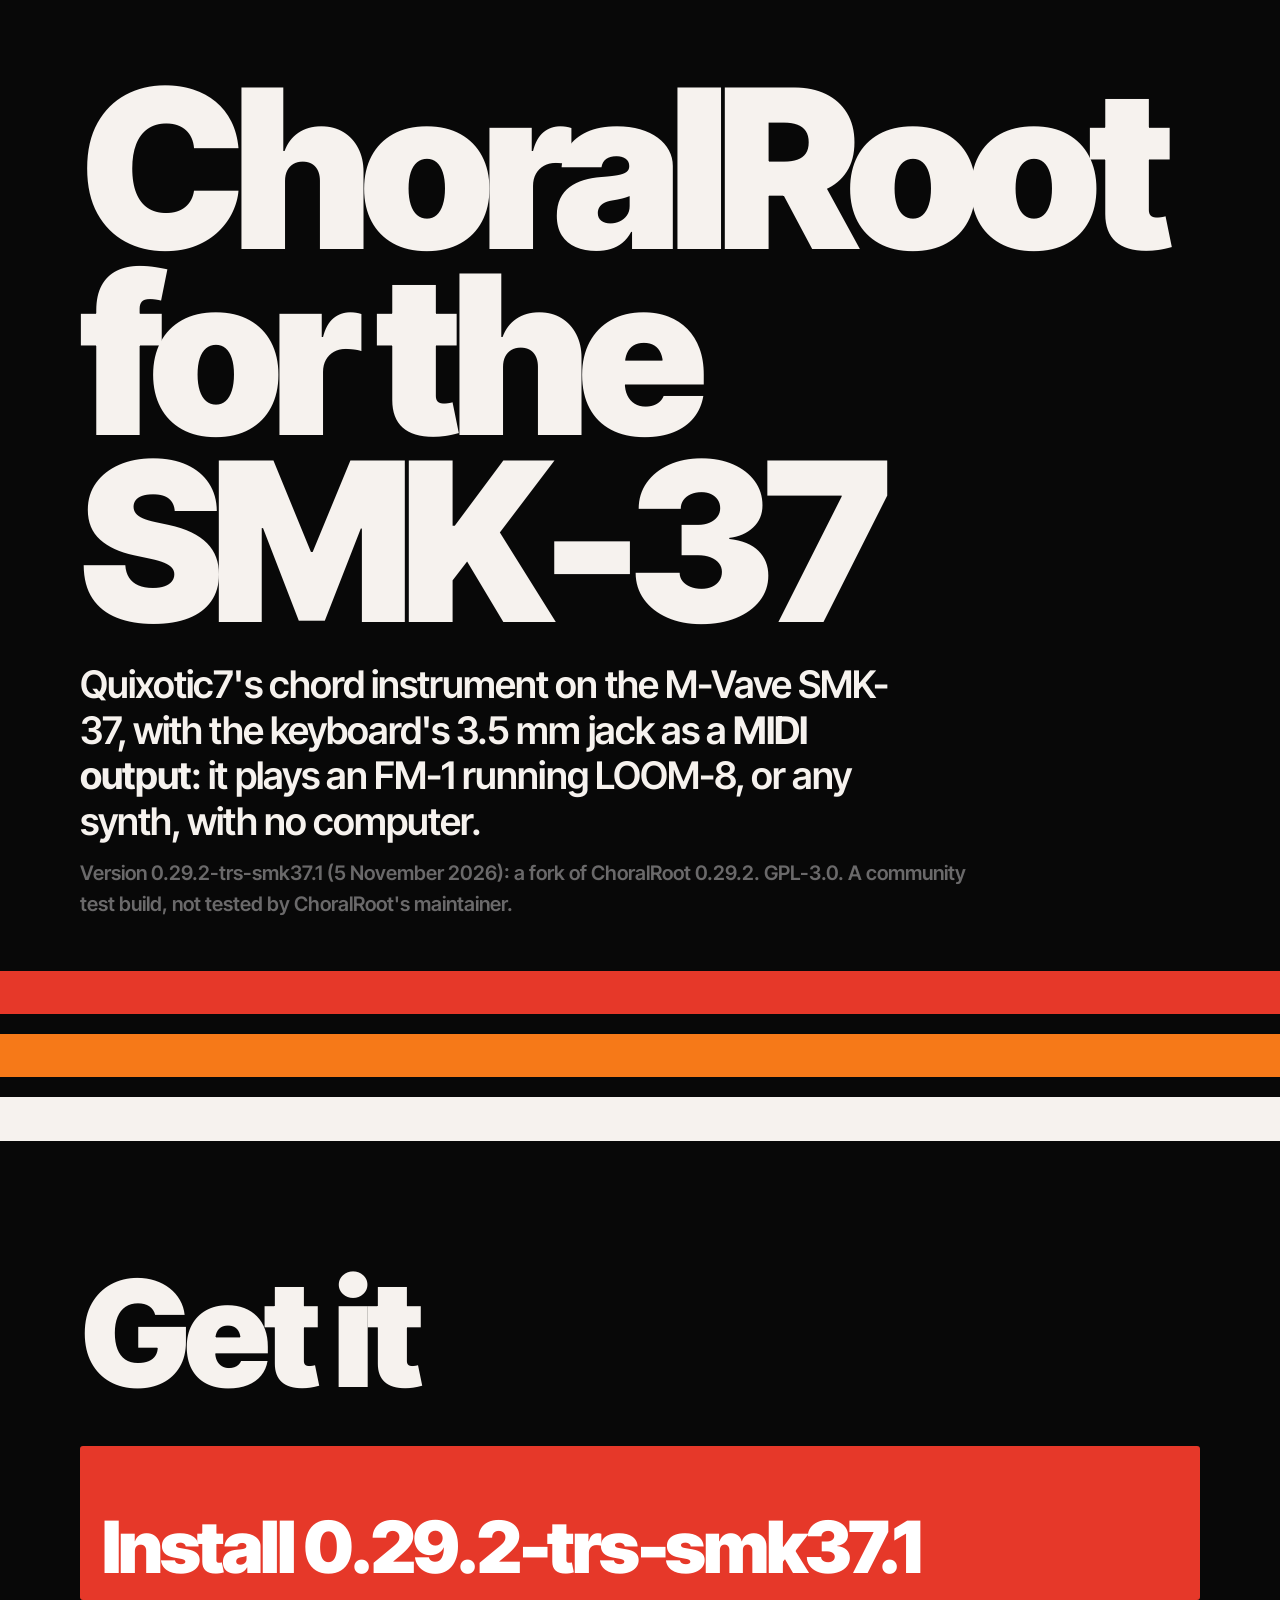
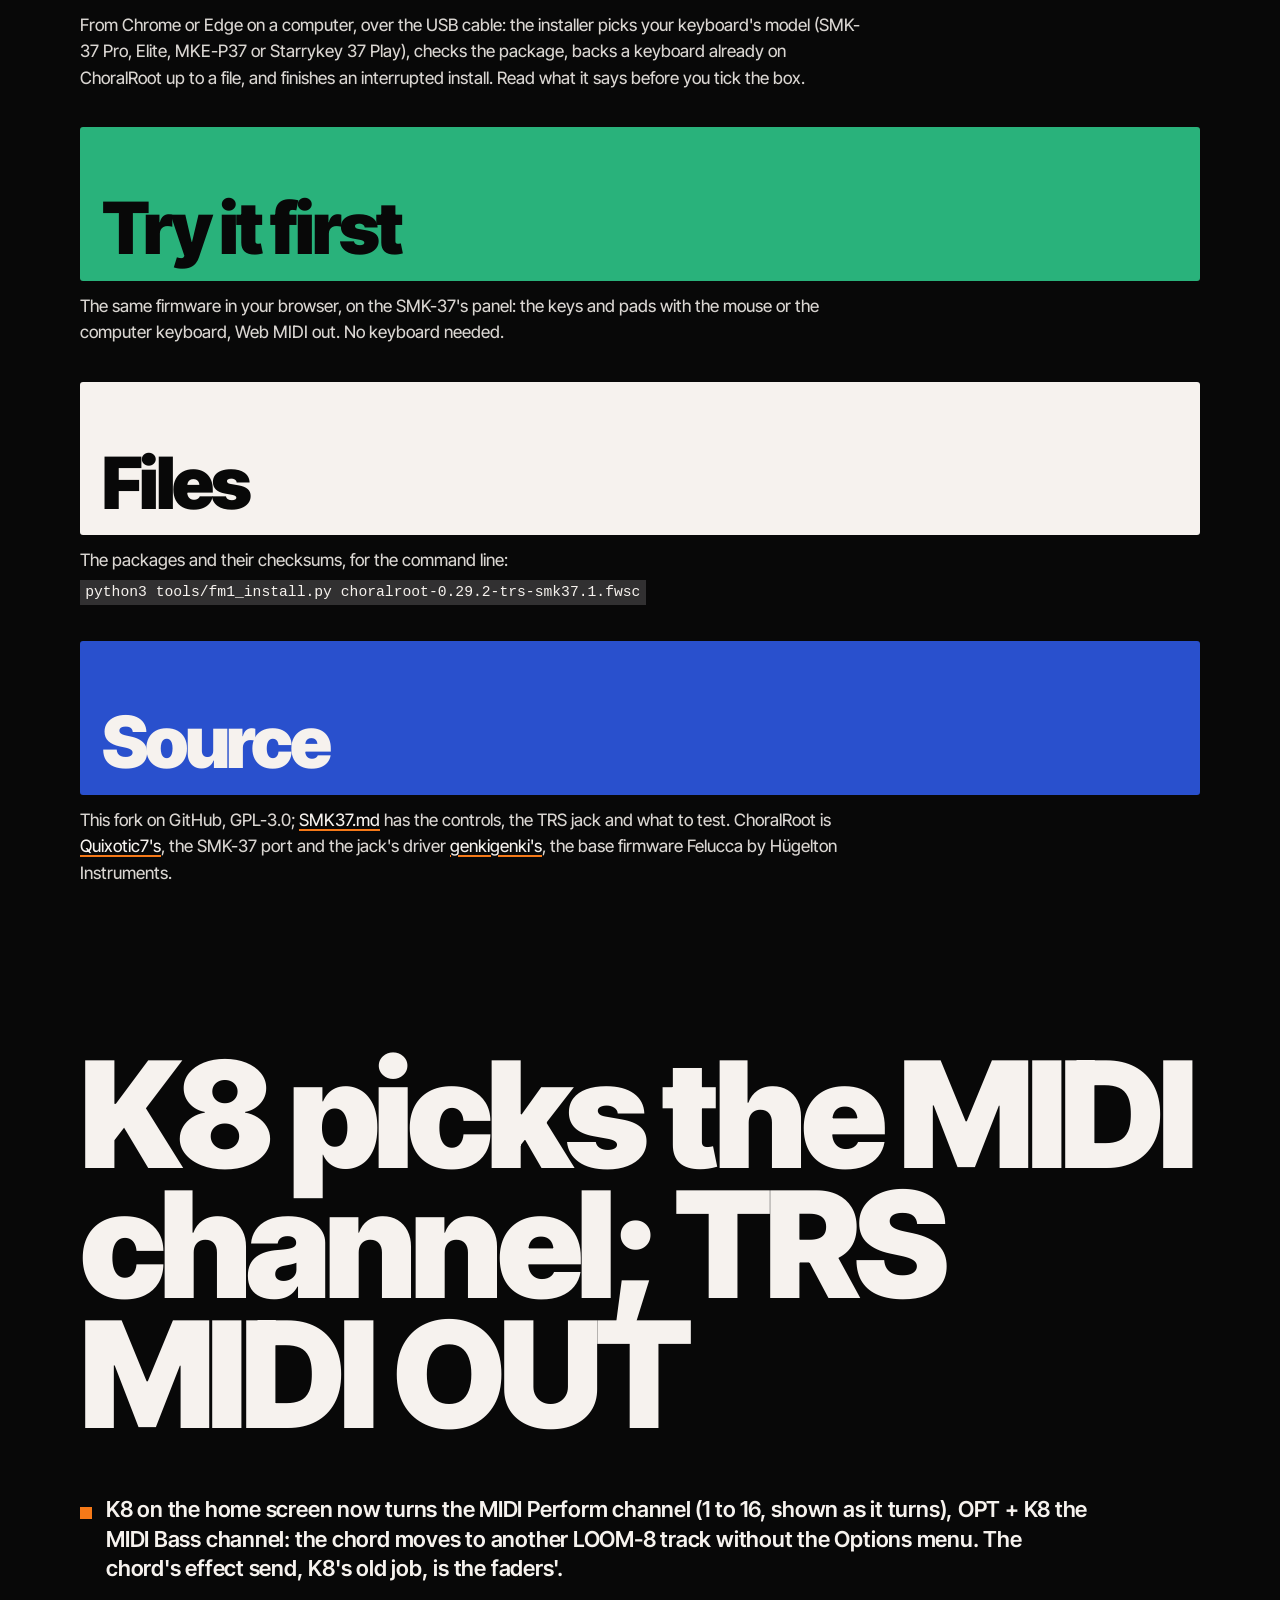
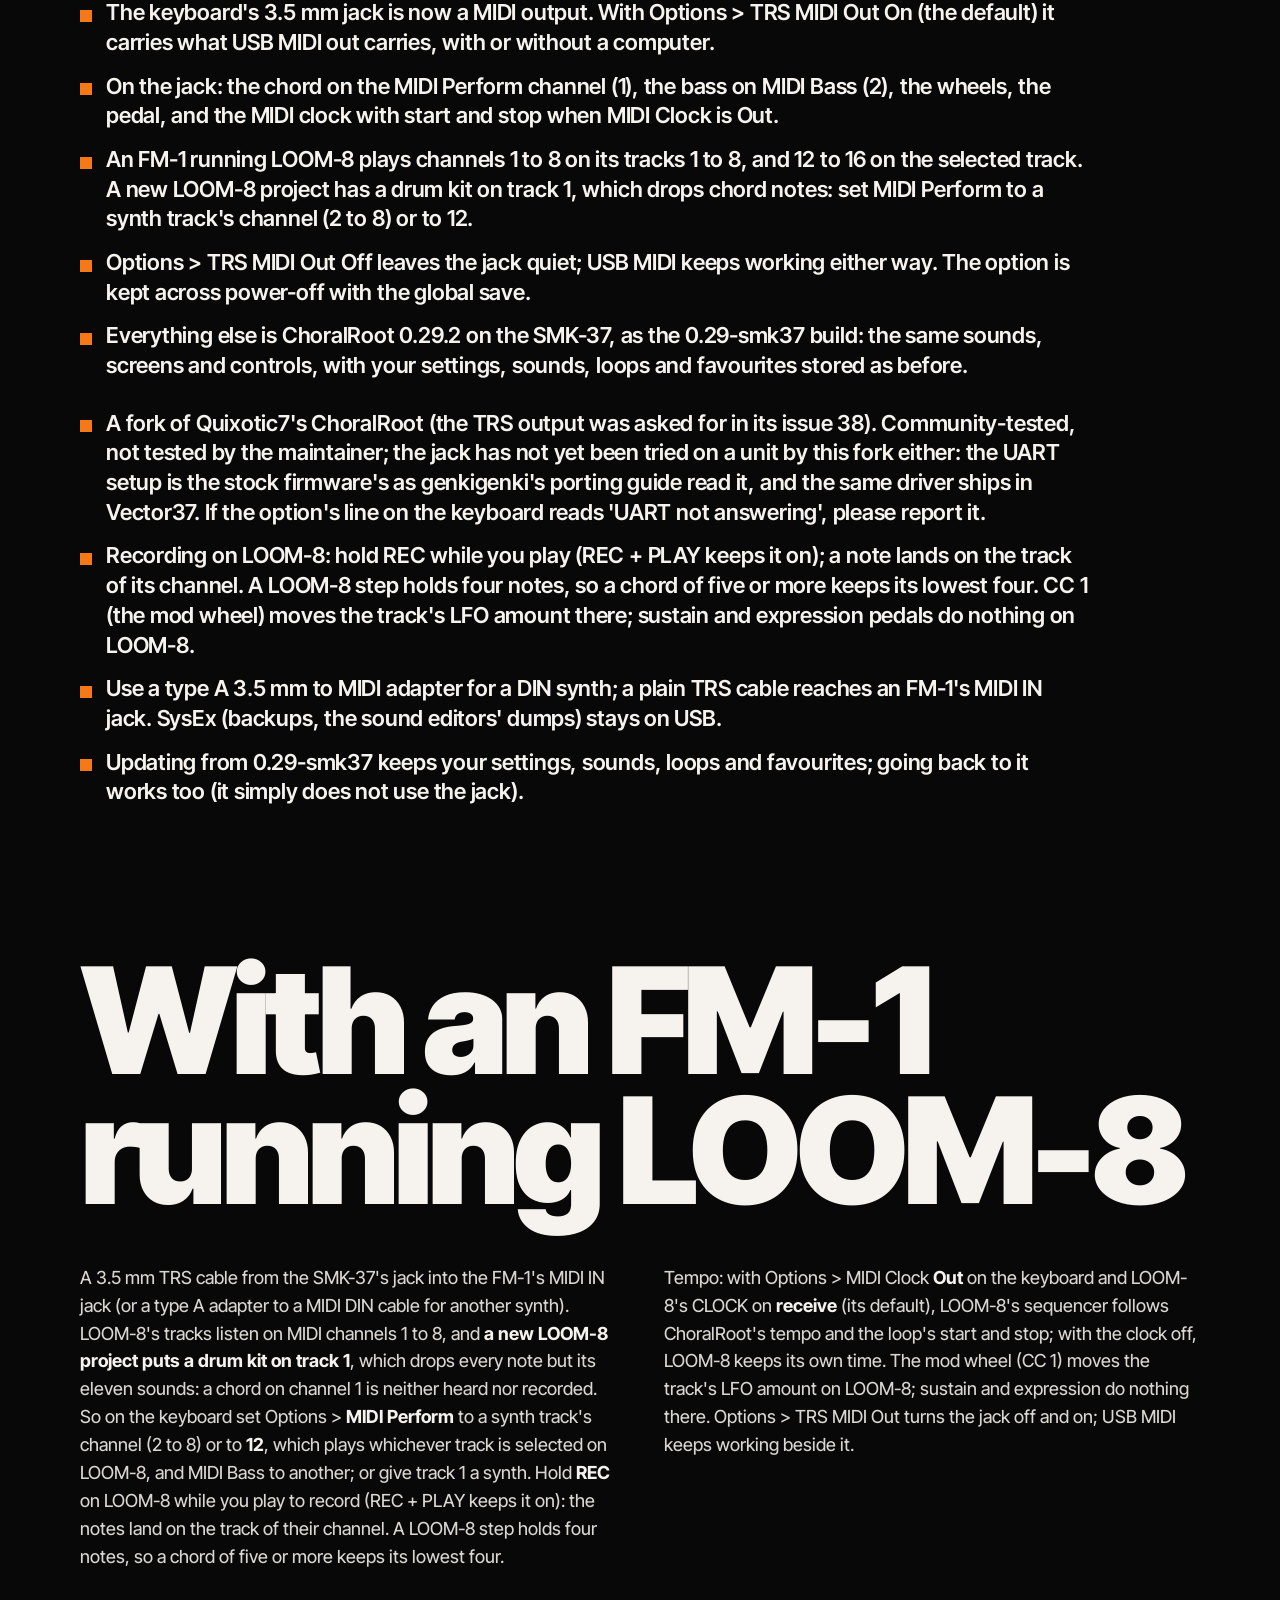
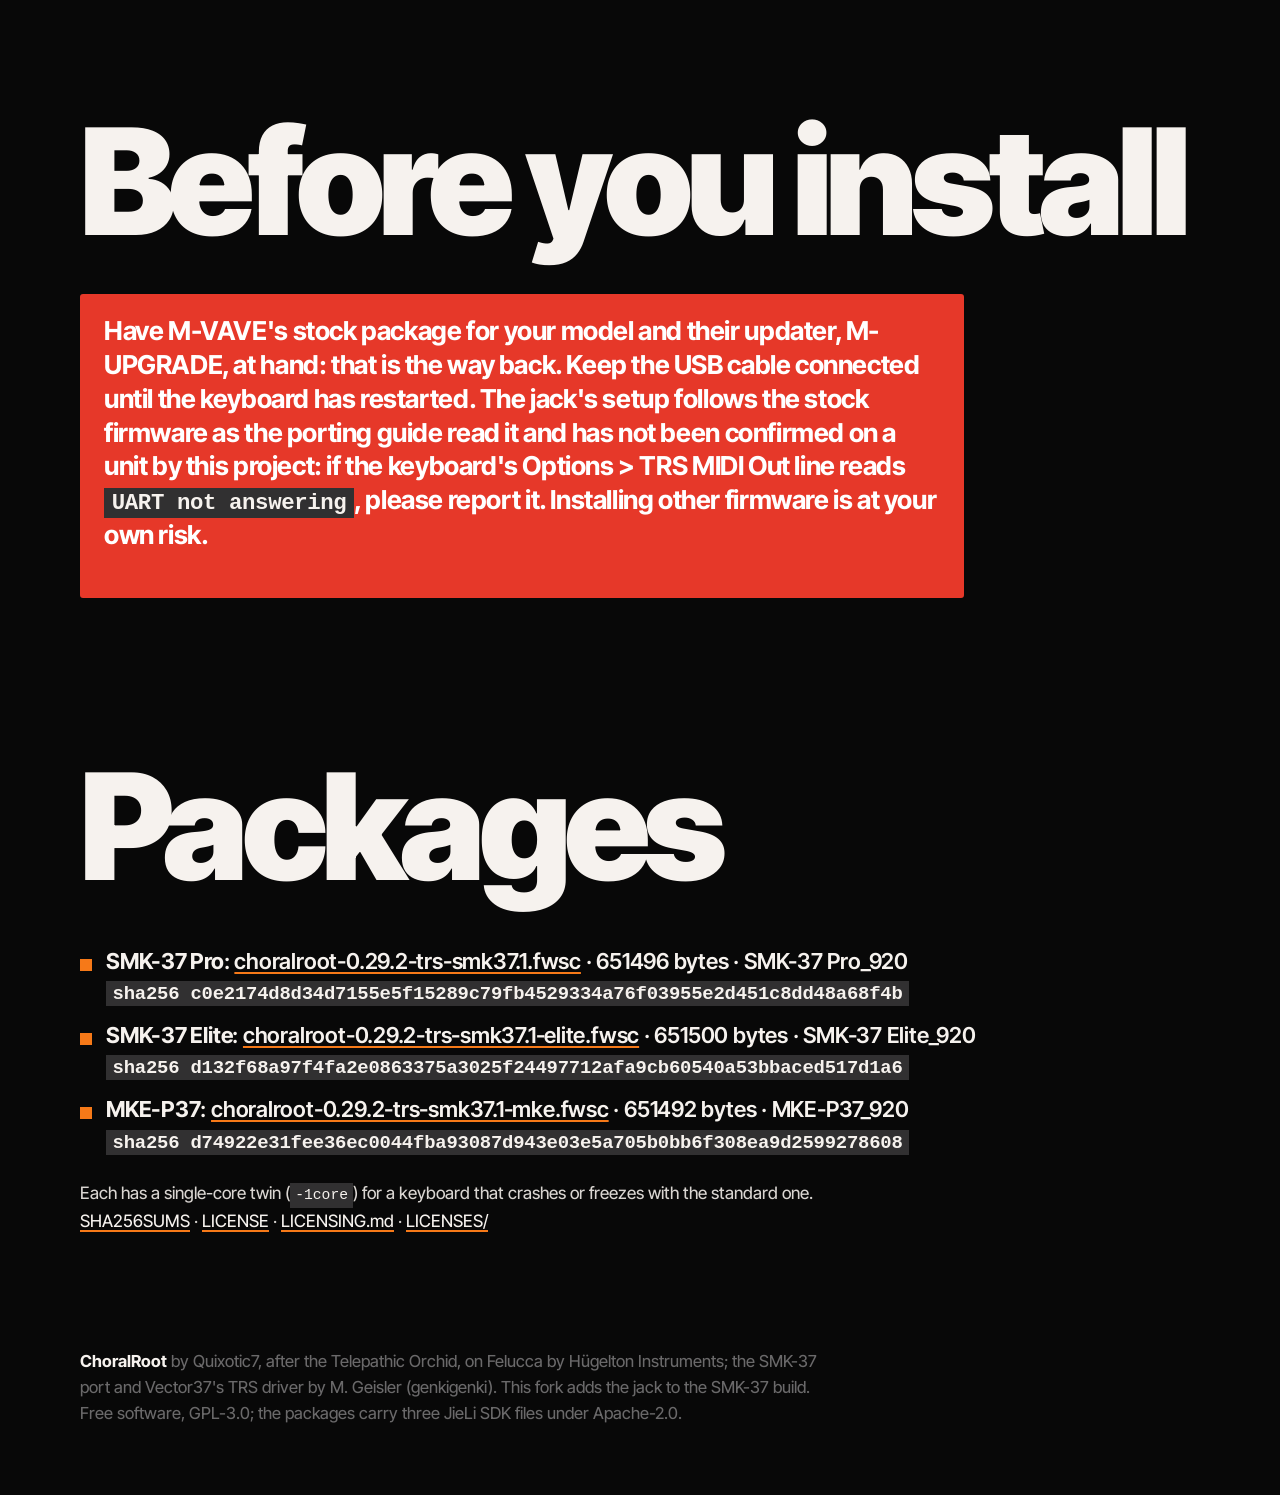
<file: index.html>
<!doctype html>
<!-- SPDX-License-Identifier: GPL-3.0-only -->
<!-- The landing page of a site that offers the SMK-37 build alone (web/make_site.py --smk-only: a fork's site, the
     installer webapp/smk37/ at its heart). make_site.py fills 0.29.2-trs-smk37.1 0.29.2 5 November 2026 K8 picks the MIDI channel; TRS MIDI OUT <li>K8 on the home screen now turns the MIDI Perform channel (1 to 16, shown as it turns), OPT + K8 the MIDI Bass channel: the chord moves to another LOOM-8 track without the Options menu. The chord&#x27;s effect send, K8&#x27;s old job, is the faders&#x27;.</li>
      <li>The keyboard&#x27;s 3.5 mm jack is now a MIDI output. With Options &gt; TRS MIDI Out On (the default) it carries what USB MIDI out carries, with or without a computer.</li>
      <li>On the jack: the chord on the MIDI Perform channel (1), the bass on MIDI Bass (2), the wheels, the pedal, and the MIDI clock with start and stop when MIDI Clock is Out.</li>
      <li>An FM-1 running LOOM-8 plays channels 1 to 8 on its tracks 1 to 8, and 12 to 16 on the selected track. A new LOOM-8 project has a drum kit on track 1, which drops chord notes: set MIDI Perform to a synth track&#x27;s channel (2 to 8) or to 12.</li>
      <li>Options &gt; TRS MIDI Out Off leaves the jack quiet; USB MIDI keeps working either way. The option is kept across power-off with the global save.</li>
      <li>Everything else is ChoralRoot 0.29.2 on the SMK-37, as the 0.29-smk37 build: the same sounds, screens and controls, with your settings, sounds, loops and favourites stored as before.</li>
     <li>A fork of Quixotic7&#x27;s ChoralRoot (the TRS output was asked for in its issue 38). Community-tested, not tested by the maintainer; the jack has not yet been tried on a unit by this fork either: the UART setup is the stock firmware&#x27;s as genkigenki&#x27;s porting guide read it, and the same driver ships in Vector37. If the option&#x27;s line on the keyboard reads &#x27;UART not answering&#x27;, please report it.</li>
      <li>Recording on LOOM-8: hold REC while you play (REC + PLAY keeps it on); a note lands on the track of its channel. A LOOM-8 step holds four notes, so a chord of five or more keeps its lowest four. CC 1 (the mod wheel) moves the track&#x27;s LFO amount there; sustain and expression pedals do nothing on LOOM-8.</li>
      <li>Use a type A 3.5 mm to MIDI adapter for a DIN synth; a plain TRS cable reaches an FM-1&#x27;s MIDI IN jack. SysEx (backups, the sound editors&#x27; dumps) stays on USB.</li>
      <li>Updating from 0.29-smk37 keeps your settings, sounds, loops and favourites; going back to it works too (it simply does not use the jack).</li> <li><b>SMK-37 Pro</b>: <a href="firmware/smk37/choralroot-0.29.2-trs-smk37.1.fwsc" download>choralroot-0.29.2-trs-smk37.1.fwsc</a> · 651496 bytes · SMK-37 Pro_920<br><code>sha256 c0e2174d8d34d7155e5f15289c79fb4529334a76f03955e2d451c8dd48a68f4b</code></li>
      <li><b>SMK-37 Elite</b>: <a href="firmware/smk37/choralroot-0.29.2-trs-smk37.1-elite.fwsc" download>choralroot-0.29.2-trs-smk37.1-elite.fwsc</a> · 651500 bytes · SMK-37 Elite_920<br><code>sha256 d132f68a97f4fa2e0863375a3025f24497712afa9cb60540a53bbaced517d1a6</code></li>
      <li><b>MKE-P37</b>: <a href="firmware/smk37/choralroot-0.29.2-trs-smk37.1-mke.fwsc" download>choralroot-0.29.2-trs-smk37.1-mke.fwsc</a> · 651492 bytes · MKE-P37_920<br><code>sha256 d74922e31fee36ec0044fba93087d943e03e5a705b0bb6f308ea9d2599278608</code></li> <div class="try"><a class="btn b-green" href="webapp/smk37/emu/">Try it first</a><p class="note">The same firmware in your browser, on the SMK-37's panel: the keys and pads with the mouse or the computer keyboard, Web MIDI out. No keyboard needed.</p></div> https://github.com/davidpryan/ChoralRootFM1; no other templating. site.css and the font are upstream's landing page's. -->
<html lang="en">
<head>
<meta charset="utf-8">
<meta name="viewport" content="width=device-width, initial-scale=1">
<title>ChoralRoot for the SMK-37 · TRS MIDI OUT</title>
<meta name="description" content="ChoralRoot, the chord instrument firmware, on the M-Vave SMK-37 keyboard, with its 3.5 mm jack as a MIDI output: it plays an FM-1 running LOOM-8, or any synth, with no computer. A community test build; install it from the browser.">
<meta name="theme-color" content="#080808">
<link rel="preload" href="InterTight.woff2" as="font" type="font/woff2" crossorigin>
<link rel="stylesheet" href="site.css">
</head>
<body>

<header class="title">
  <div class="wrap">
    <h1><span>ChoralRoot</span> <span>for the SMK-37</span></h1>
    <p class="lede">Quixotic7's chord instrument on the M-Vave SMK-37, with the keyboard's 3.5 mm jack as a <b>MIDI output</b>: it plays an FM-1 running LOOM-8, or any synth, with no computer.</p>
    <p class="ver">Version 0.29.2-trs-smk37.1 (5 November 2026): a fork of ChoralRoot 0.29.2. GPL-3.0. A community test build, not tested by ChoralRoot's maintainer.</p>
  </div>
  <div class="stripes" aria-hidden="true"><i class="s-red"></i><i class="s-orange"></i><i class="s-cream"></i></div>
</header>

<main>

<section class="get" aria-labelledby="h-get">
  <div class="wrap">
    <h2 id="h-get">Get it</h2>
    <div class="try">
      <a class="btn b-red" href="webapp/smk37/">Install 0.29.2-trs-smk37.1</a>
      <p class="note">From Chrome or Edge on a computer, over the USB cable: the installer picks your keyboard's model (SMK-37 Pro, Elite, MKE-P37 or Starrykey 37 Play), checks the package, backs a keyboard already on ChoralRoot up to a file, and finishes an interrupted install. Read what it says before you tick the box.</p>
    </div>
    <div class="try"><a class="btn b-green" href="webapp/smk37/emu/">Try it first</a><p class="note">The same firmware in your browser, on the SMK-37's panel: the keys and pads with the mouse or the computer keyboard, Web MIDI out. No keyboard needed.</p></div>
    <div class="try">
      <a class="btn b-cream" href="firmware/smk37/">Files</a>
      <p class="note">The packages and their checksums, for the command line:<br><code class="cmd">python3 tools/fm1_install.py <span class="nw">choralroot-0.29.2-trs-smk37.1.fwsc</span></code></p>
    </div>
    <div class="try">
      <a class="btn b-blue" href="https://github.com/davidpryan/ChoralRootFM1">Source</a>
      <p class="note">This fork on GitHub, GPL-3.0; <a href="https://github.com/davidpryan/ChoralRootFM1/blob/main/SMK37.md">SMK37.md</a> has the controls, the TRS jack and what to test. ChoralRoot is <a href="https://github.com/Quixotic7/ChoralRootFM1">Quixotic7's</a>, the SMK-37 port and the jack's driver <a href="https://github.com/genkigenki/fm1-to-smk37">genkigenki's</a>, the base firmware Felucca by Hügelton Instruments.</p>
    </div>
  </div>
</section>

<section aria-labelledby="h-new">
  <div class="wrap">
    <h2 id="h-new">K8 picks the MIDI channel; TRS MIDI OUT</h2>
    <ul class="news">
      <li>K8 on the home screen now turns the MIDI Perform channel (1 to 16, shown as it turns), OPT + K8 the MIDI Bass channel: the chord moves to another LOOM-8 track without the Options menu. The chord&#x27;s effect send, K8&#x27;s old job, is the faders&#x27;.</li>
      <li>The keyboard&#x27;s 3.5 mm jack is now a MIDI output. With Options &gt; TRS MIDI Out On (the default) it carries what USB MIDI out carries, with or without a computer.</li>
      <li>On the jack: the chord on the MIDI Perform channel (1), the bass on MIDI Bass (2), the wheels, the pedal, and the MIDI clock with start and stop when MIDI Clock is Out.</li>
      <li>An FM-1 running LOOM-8 plays channels 1 to 8 on its tracks 1 to 8, and 12 to 16 on the selected track. A new LOOM-8 project has a drum kit on track 1, which drops chord notes: set MIDI Perform to a synth track&#x27;s channel (2 to 8) or to 12.</li>
      <li>Options &gt; TRS MIDI Out Off leaves the jack quiet; USB MIDI keeps working either way. The option is kept across power-off with the global save.</li>
      <li>Everything else is ChoralRoot 0.29.2 on the SMK-37, as the 0.29-smk37 build: the same sounds, screens and controls, with your settings, sounds, loops and favourites stored as before.</li>
    </ul>
    <ul class="news">
      <li>A fork of Quixotic7&#x27;s ChoralRoot (the TRS output was asked for in its issue 38). Community-tested, not tested by the maintainer; the jack has not yet been tried on a unit by this fork either: the UART setup is the stock firmware&#x27;s as genkigenki&#x27;s porting guide read it, and the same driver ships in Vector37. If the option&#x27;s line on the keyboard reads &#x27;UART not answering&#x27;, please report it.</li>
      <li>Recording on LOOM-8: hold REC while you play (REC + PLAY keeps it on); a note lands on the track of its channel. A LOOM-8 step holds four notes, so a chord of five or more keeps its lowest four. CC 1 (the mod wheel) moves the track&#x27;s LFO amount there; sustain and expression pedals do nothing on LOOM-8.</li>
      <li>Use a type A 3.5 mm to MIDI adapter for a DIN synth; a plain TRS cable reaches an FM-1&#x27;s MIDI IN jack. SysEx (backups, the sound editors&#x27; dumps) stays on USB.</li>
      <li>Updating from 0.29-smk37 keeps your settings, sounds, loops and favourites; going back to it works too (it simply does not use the jack).</li>
    </ul>
  </div>
</section>

<section aria-labelledby="h-loom">
  <div class="wrap">
    <h2 id="h-loom">With an FM-1 running LOOM-8</h2>
    <div class="cols">
      <p>A 3.5 mm TRS cable from the SMK-37's jack into the FM-1's MIDI IN jack (or a type A adapter to a MIDI DIN cable for another synth). LOOM-8's tracks listen on MIDI channels 1 to 8, and <b>a new LOOM-8 project puts a drum kit on track 1</b>, which drops every note but its eleven sounds: a chord on channel 1 is neither heard nor recorded. So on the keyboard set Options &gt; <b>MIDI Perform</b> to a synth track's channel (2 to 8) or to <b>12</b>, which plays whichever track is selected on LOOM-8, and MIDI Bass to another; or give track 1 a synth. Hold <b>REC</b> on LOOM-8 while you play to record (REC + PLAY keeps it on): the notes land on the track of their channel. A LOOM-8 step holds four notes, so a chord of five or more keeps its lowest four.</p>
      <p>Tempo: with Options &gt; MIDI Clock <b>Out</b> on the keyboard and LOOM-8's CLOCK on <b>receive</b> (its default), LOOM-8's sequencer follows ChoralRoot's tempo and the loop's start and stop; with the clock off, LOOM-8 keeps its own time. The mod wheel (CC 1) moves the track's LFO amount on LOOM-8; sustain and expression do nothing there. Options &gt; TRS MIDI Out turns the jack off and on; USB MIDI keeps working beside it.</p>
    </div>
  </div>
</section>

<section aria-labelledby="h-risk">
  <div class="wrap">
    <h2 id="h-risk">Before you install</h2>
    <div class="warn">
      <p>Have M-VAVE's stock package for your model and their updater, M-UPGRADE, at hand: that is the way back. Keep the USB cable connected until the keyboard has restarted. The jack's setup follows the stock firmware as the porting guide read it and has not been confirmed on a unit by this project: if the keyboard's Options &gt; TRS MIDI Out line reads <code>UART not answering</code>, please report it. Installing other firmware is at your own risk.</p>
    </div>
  </div>
</section>

<section aria-labelledby="h-files">
  <div class="wrap">
    <h2 id="h-files">Packages</h2>
    <ul class="news">
      <li><b>SMK-37 Pro</b>: <a href="firmware/smk37/choralroot-0.29.2-trs-smk37.1.fwsc" download>choralroot-0.29.2-trs-smk37.1.fwsc</a> · 651496 bytes · SMK-37 Pro_920<br><code>sha256 c0e2174d8d34d7155e5f15289c79fb4529334a76f03955e2d451c8dd48a68f4b</code></li>
      <li><b>SMK-37 Elite</b>: <a href="firmware/smk37/choralroot-0.29.2-trs-smk37.1-elite.fwsc" download>choralroot-0.29.2-trs-smk37.1-elite.fwsc</a> · 651500 bytes · SMK-37 Elite_920<br><code>sha256 d132f68a97f4fa2e0863375a3025f24497712afa9cb60540a53bbaced517d1a6</code></li>
      <li><b>MKE-P37</b>: <a href="firmware/smk37/choralroot-0.29.2-trs-smk37.1-mke.fwsc" download>choralroot-0.29.2-trs-smk37.1-mke.fwsc</a> · 651492 bytes · MKE-P37_920<br><code>sha256 d74922e31fee36ec0044fba93087d943e03e5a705b0bb6f308ea9d2599278608</code></li>
    </ul>
    <p class="note">Each has a single-core twin (<code>-1core</code>) for a keyboard that crashes or freezes with the standard one. <a href="firmware/smk37/SHA256SUMS">SHA256SUMS</a> · <a href="firmware/LICENSE">LICENSE</a> · <a href="firmware/LICENSING.md">LICENSING.md</a> · <a href="firmware/LICENSES/">LICENSES/</a></p>
  </div>
</section>

</main>

<footer class="foot">
  <div class="wrap">
    <p><b>ChoralRoot</b> by Quixotic7, after the Telepathic Orchid, on Felucca by Hügelton Instruments; the SMK-37 port and Vector37's TRS driver by M. Geisler (genkigenki). This fork adds the jack to the SMK-37 build. Free software, GPL-3.0; the packages carry three JieLi SDK files under Apache-2.0.</p>
  </div>
</footer>

</body>
</html>
</file>
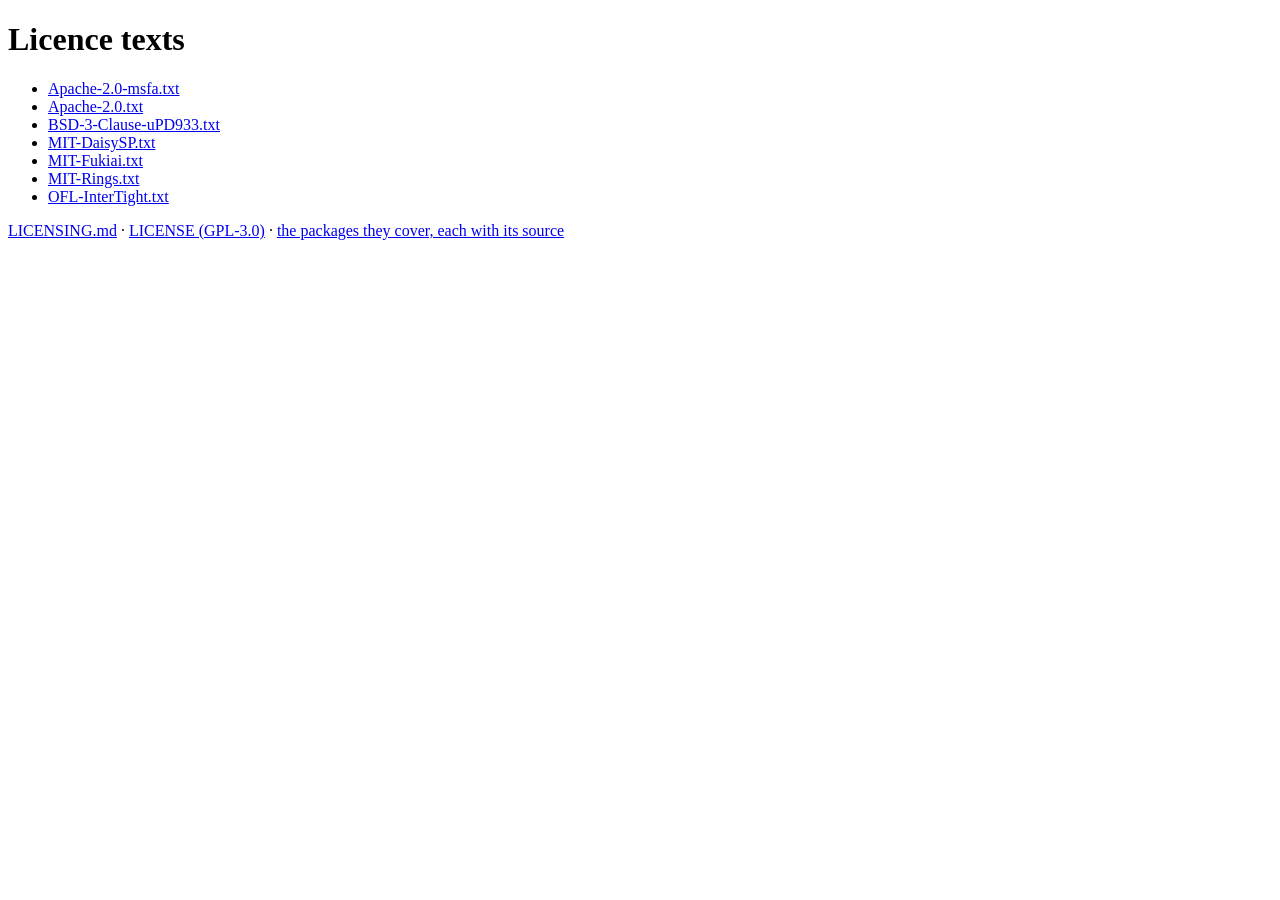
<file: firmware/LICENSES/index.html>
<!doctype html><meta charset="utf-8"><title>ChoralRoot FM-1 licences</title><h1>Licence texts</h1><ul><li><a href="Apache-2.0-msfa.txt">Apache-2.0-msfa.txt</a></li><li><a href="Apache-2.0.txt">Apache-2.0.txt</a></li><li><a href="BSD-3-Clause-uPD933.txt">BSD-3-Clause-uPD933.txt</a></li><li><a href="MIT-DaisySP.txt">MIT-DaisySP.txt</a></li><li><a href="MIT-Fukiai.txt">MIT-Fukiai.txt</a></li><li><a href="MIT-Rings.txt">MIT-Rings.txt</a></li><li><a href="OFL-InterTight.txt">OFL-InterTight.txt</a></li></ul><p><a href="../LICENSING.md">LICENSING.md</a> · <a href="../LICENSE">LICENSE (GPL-3.0)</a> · <a href="../">the packages they cover, each with its source</a></p>
</file>
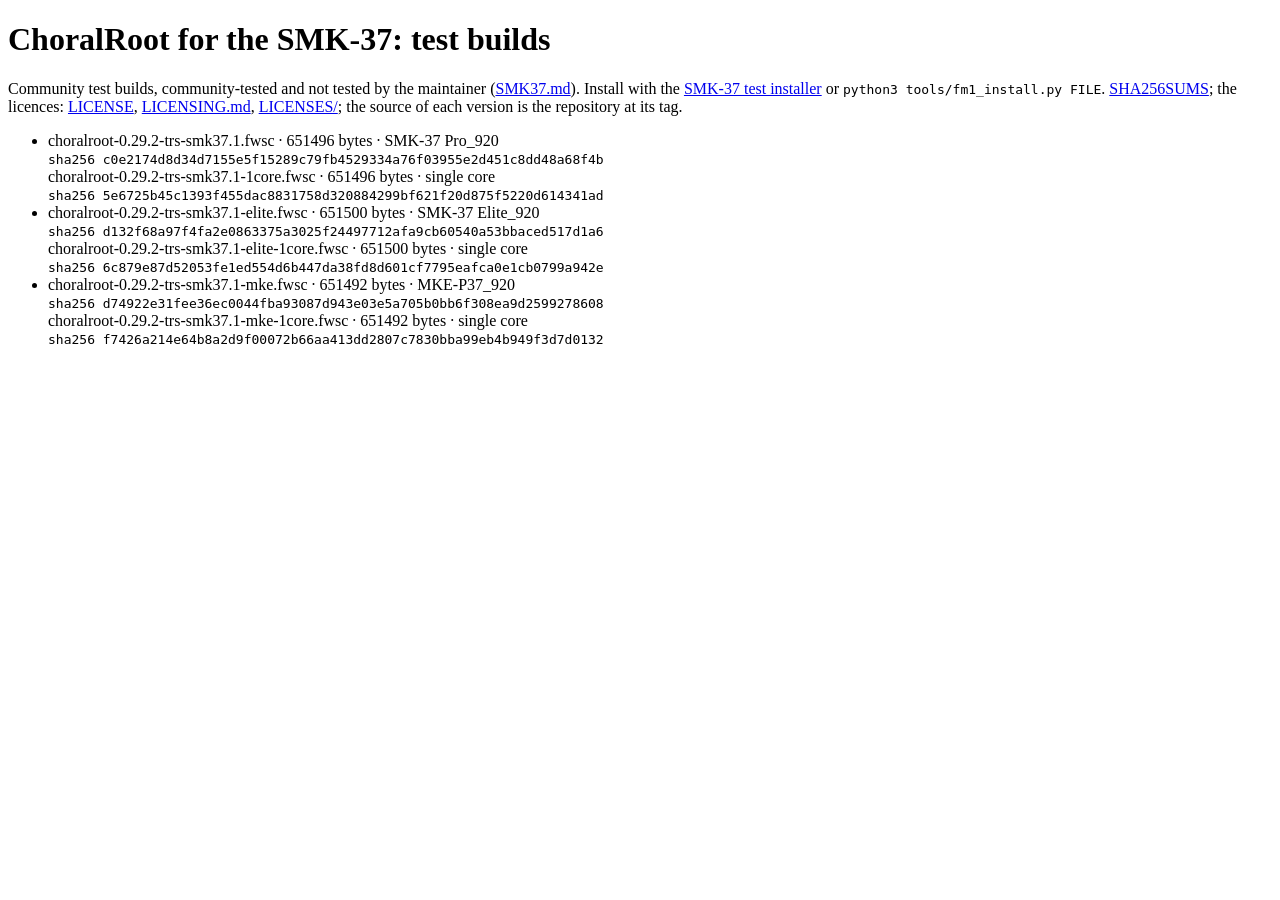
<file: firmware/smk37/index.html>
<!doctype html><meta charset="utf-8"><meta name="viewport" content="width=device-width, initial-scale=1"><meta name="robots" content="noindex, nofollow"><title>ChoralRoot SMK-37 test builds</title><h1>ChoralRoot for the SMK-37: test builds</h1><p>Community test builds, community-tested and not tested by the maintainer (<a href="https://github.com/Quixotic7/ChoralRootFM1/blob/main/SMK37.md">SMK37.md</a>). Install with the <a href="../../webapp/smk37/">SMK-37 test installer</a> or <code>python3 tools/fm1_install.py FILE</code>. <a href="SHA256SUMS">SHA256SUMS</a>; the licences: <a href="../LICENSE">LICENSE</a>, <a href="../LICENSING.md">LICENSING.md</a>, <a href="../LICENSES/">LICENSES/</a>; the source of each version is the repository at its tag.</p><ul><li>choralroot-0.29.2-trs-smk37.1.fwsc · 651496 bytes · SMK-37 Pro_920<br><code>sha256 c0e2174d8d34d7155e5f15289c79fb4529334a76f03955e2d451c8dd48a68f4b</code><br>choralroot-0.29.2-trs-smk37.1-1core.fwsc · 651496 bytes · single core<br><code>sha256 5e6725b45c1393f455dac8831758d320884299bf621f20d875f5220d614341ad</code></li><li>choralroot-0.29.2-trs-smk37.1-elite.fwsc · 651500 bytes · SMK-37 Elite_920<br><code>sha256 d132f68a97f4fa2e0863375a3025f24497712afa9cb60540a53bbaced517d1a6</code><br>choralroot-0.29.2-trs-smk37.1-elite-1core.fwsc · 651500 bytes · single core<br><code>sha256 6c879e87d52053fe1ed554d6b447da38fd8d601cf7795eafca0e1cb0799a942e</code></li><li>choralroot-0.29.2-trs-smk37.1-mke.fwsc · 651492 bytes · MKE-P37_920<br><code>sha256 d74922e31fee36ec0044fba93087d943e03e5a705b0bb6f308ea9d2599278608</code><br>choralroot-0.29.2-trs-smk37.1-mke-1core.fwsc · 651492 bytes · single core<br><code>sha256 f7426a214e64b8a2d9f00072b66aa413dd2807c7830bba99eb4b949f3d7d0132</code></li></ul>
</file>
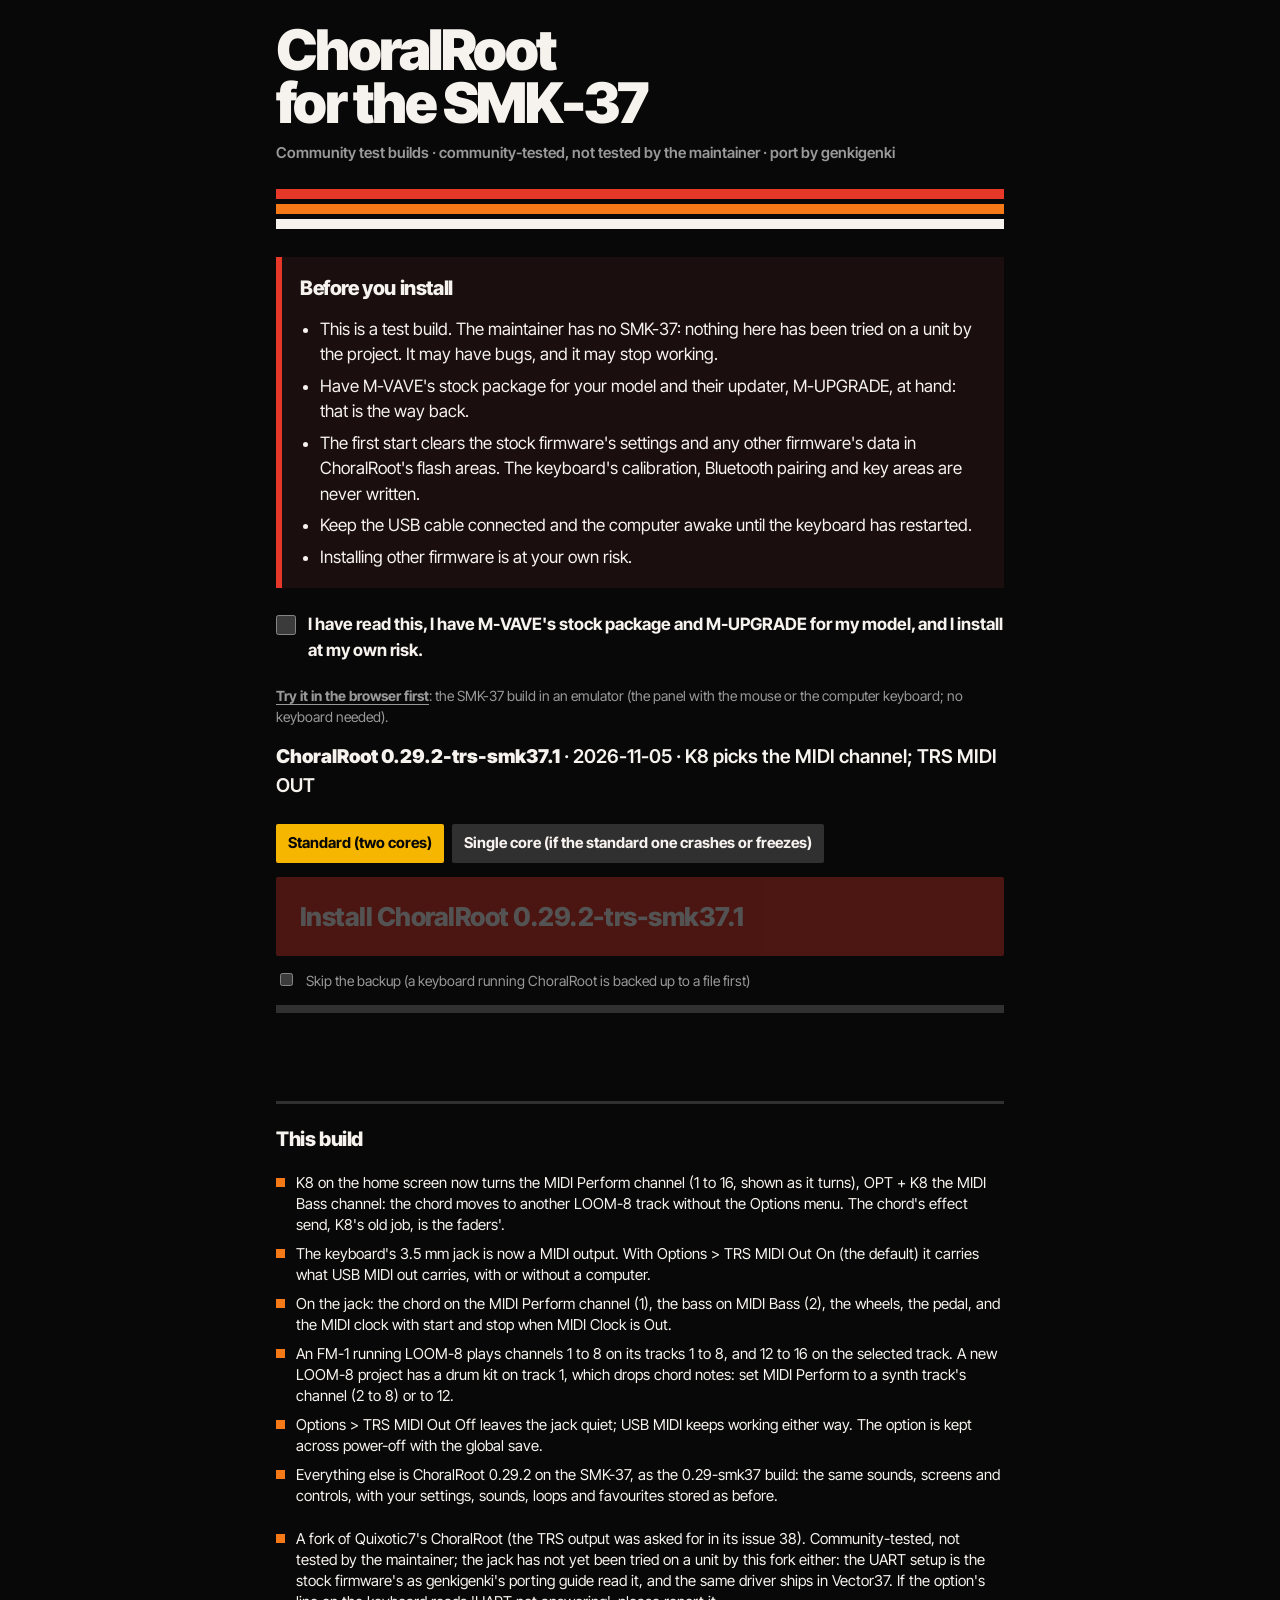
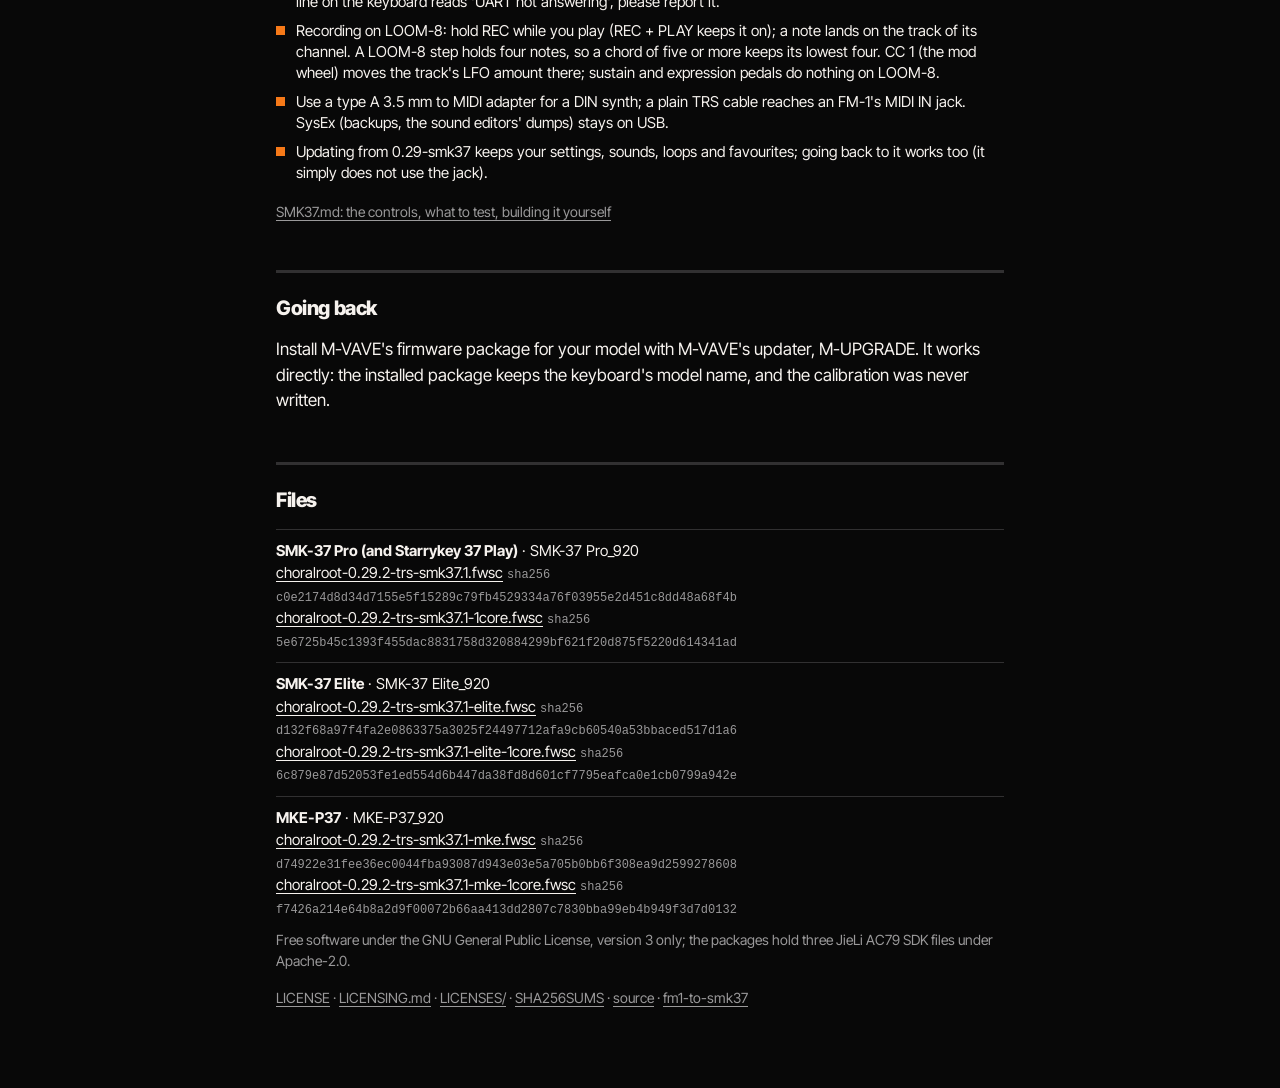
<file: webapp/smk37/index.html>
<!doctype html>
<!-- SPDX-License-Identifier: GPL-3.0-only
     Copyright (C) 2026 ChoralRoot FM-1 contributors (a fork of Felucca)
     SMK-37 port: Copyright (C) 2026 M. Geisler (genkigenki/makkuro) -->
<!-- The SMK-37 test installer (SMK37.md): ChoralRoot's community test builds for the M-Vave SMK-37 Pro, SMK-37 Elite,
     MKE-P37 and Starrykey 37 Play, around the update protocol of fm1ota.js. Not linked from the landing page or the
     FM-1 installer: the link goes to testers who accept the risk. web/make_site.py writes it to webapp/smk37/index.html
     and inlines the libraries at LIB and the metadata at META: the versions of web/releases-smk37.json, newest first,
     each with its three models' packages (standard and single core) under ../../firmware/smk37/, their sha256 and
     identities. Install picks the connected keyboard's model (a Starrykey 37 Play, or another name of the SMK-37: the
     Pro's package), checks the package's sha256 and identity before any write, and refuses an FM-1, another SMK
     firmware's updater and a firmware the installers do not install over. A keyboard already in ChoralRoot's update
     mode (an interrupted install) is finished with its loader's model's package. EMU: make_site.py's link to the SMK-37
     browser emulator beside it (webapp/smk37/emu/), when the site has it. -->
<html lang="en">
<head>
<meta charset="utf-8">
<meta name="viewport" content="width=device-width, initial-scale=1">
<meta name="color-scheme" content="dark">
<meta name="robots" content="noindex, nofollow">
<title>ChoralRoot SMK-37 · test installer</title>
<style>
  @font-face { font-family: "Inter Tight"; src: url(../../InterTight.woff2) format("woff2");
               font-weight: 100 900; font-display: swap; }
  :root { --ground: #080808; --cream: #F6F2EE; --red: #E63829; --orange: #F67918; --yellow: #F6B600;
          --blue: #2950CD; --green: #29B27B; --grey: #6A696A; --dark: #313031; --dim: #9A999A; }
  * { box-sizing: border-box; }
  [hidden] { display: none !important; }
  html { background: var(--ground); -webkit-text-size-adjust: 100%; text-size-adjust: 100%; }
  body { margin: 0; background: var(--ground); color: var(--cream); overflow-x: hidden;
         font: 400 17px/1.5 "Inter Tight", system-ui, -apple-system, "Helvetica Neue", Arial, sans-serif; }
  main { max-width: 760px; margin: 0 auto; padding: 24px 16px 64px; }
  a { color: inherit; text-decoration-thickness: 1px; text-underline-offset: 3px; }
  a:hover { color: var(--orange); }
  a:focus-visible, button:focus-visible, input:focus-visible { outline: 3px solid var(--cream); outline-offset: 3px; }
  h1 { font-size: clamp(36px, 10vw, 56px); font-weight: 900; letter-spacing: -0.045em; line-height: .95; margin: 0; }
  .sub { margin: 12px 0 0; font-size: 15px; font-weight: 600; color: var(--dim); }
  .stripes { display: grid; gap: 5px; margin: 24px 0 28px; }
  .stripes i { display: block; height: 10px; }
  .stripes i:nth-child(1) { background: var(--red); }
  .stripes i:nth-child(2) { background: var(--orange); }
  .stripes i:nth-child(3) { background: var(--cream); }
  p { margin: 0 0 16px; }
  h2 { font-size: 20px; font-weight: 800; letter-spacing: -0.02em; margin: 0 0 14px; }
  .risk { margin: 0 0 24px; padding: 16px 18px 4px; border-left: 6px solid var(--red); background: #1a0f0e; }
  .risk ul { margin: 0 0 14px; padding-left: 20px; }
  .risk li { margin: 0 0 6px; }
  .accept { display: flex; gap: 12px; align-items: flex-start; margin: 0 0 22px; font-weight: 700; cursor: pointer; }
  .accept input { width: 20px; height: 20px; margin: 3px 0 0; accent-color: var(--red); flex: none; }
  #rel { margin: 0 0 10px; font-size: 19px; font-weight: 600; }
  #rel b { font-weight: 900; }
  .row { display: flex; flex-wrap: wrap; gap: 8px; margin: 0 0 14px; }
  .chip { font: inherit; border: 0; border-radius: 2px; cursor: pointer; padding: 8px 12px; background: var(--dark);
          color: var(--cream); font-size: 15px; font-weight: 700; text-align: left; }
  .chip[aria-pressed="true"] { background: var(--yellow); color: #080808; }
  .chip:disabled { opacity: .3; cursor: default; }
  #go { display: block; width: 100%; margin: 0; padding: 20px 24px; border: 0; border-radius: 2px; cursor: pointer;
        background: var(--red); color: #fff; font: inherit; font-size: clamp(22px, 5.6vw, 26px); font-weight: 800;
        letter-spacing: -0.02em; text-align: left; }
  #go:disabled { opacity: .3; cursor: default; }
  .check { display: flex; gap: 10px; align-items: baseline; margin: 14px 0 0; color: var(--dim); font-size: 14px; cursor: pointer; }
  progress { -webkit-appearance: none; appearance: none; display: block; width: 100%; height: 8px; margin: 14px 0 0;
             border: 0; background: var(--dark); color: var(--cream); }
  progress::-webkit-progress-bar { background: var(--dark); }
  progress::-webkit-progress-value { background: var(--cream); }
  progress::-moz-progress-bar { background: var(--cream); }
  #status { margin: 12px 0 0; min-height: 1.5em; font-size: 19px; font-weight: 700; overflow-wrap: anywhere; }
  pre { color: var(--grey); font: 12px/1.5 ui-monospace, SFMono-Regular, Menlo, Consolas, monospace;
        white-space: pre-wrap; margin: 12px 0 0; max-height: 240px; overflow: auto; }
  pre:empty { display: none; }
  .halt { margin: 16px 0 0; padding: 16px 18px 4px; background: var(--red); color: #fff; border-radius: 3px; font-size: 15px; }
  .fin { margin: 16px 0 0; padding: 14px 18px; background: var(--green); color: #080808; border-radius: 3px; font-weight: 700; }
  .fin p { margin: 0; }
  section { margin-top: 48px; border-top: 3px solid var(--dark); padding-top: 20px; }
  ul.news { margin: 0 0 14px; padding: 0; list-style: none; font-size: 15px; line-height: 1.4; }
  ul.news li { position: relative; padding: 4px 0 4px 20px; }
  ul.news li::before { content: ""; position: absolute; left: 0; top: 10px; width: 9px; height: 9px; background: var(--orange); }
  .files { margin: 0; padding: 0; list-style: none; }
  .files li { padding: 10px 0; border-top: 1px solid var(--dark); font-size: 15px; }
  code { font: 12px/1.5 ui-monospace, SFMono-Regular, Menlo, Consolas, monospace; color: var(--dim); overflow-wrap: anywhere; }
  .small { color: var(--dim); font-size: 14px; }
</style>
</head>
<body>
<main>
  <h1>ChoralRoot<br>for the SMK-37</h1>
  <p class="sub" data-t="sub"></p>
  <div class="stripes"><i></i><i></i><i></i></div>

  <div class="risk">
    <h2 data-t="riskTitle"></h2>
    <ul>
      <li data-t="risk1"></li>
      <li data-t="risk2"></li>
      <li data-t="risk3"></li>
      <li data-t="risk4"></li>
      <li data-t="risk5"></li>
    </ul>
  </div>
  <label class="accept"><input type="checkbox" id="accept"><span data-t="accept"></span></label>

  <p class="small"><b><a href="emu/">Try it in the browser first</a></b>: the SMK-37 build in an emulator (the panel with the mouse or the computer keyboard; no keyboard needed).</p>
  <p id="rel"></p>
  <div class="row" id="versions"></div>
  <div class="row" id="variants"></div>
  <button id="go" disabled></button>
  <label class="check"><input type="checkbox" id="skip-backup"><span data-t="skipBackup"></span></label>
  <progress id="bar" max="100" value="0"></progress>
  <p id="status"></p>
  <div class="halt" id="interrupted" hidden><p data-t="interrupted"></p></div>
  <div class="fin" id="done" hidden><p data-t="doneTitle"></p><p data-t="doneText"></p></div>
  <pre id="log"></pre>

  <section>
    <h2 data-t="notesTitle"></h2>
    <ul class="news" id="bullets"></ul>
    <ul class="news" id="notes"></ul>
    <p class="small"><a id="doc" href="https://github.com/Quixotic7/ChoralRootFM1/blob/main/SMK37.md" target="_blank" rel="noopener" data-t="docLink"></a></p>
  </section>

  <section>
    <h2 data-t="backTitle"></h2>
    <p data-t="backText"></p>
  </section>

  <section>
    <h2 data-t="filesTitle"></h2>
    <ul class="files" id="files"></ul>
    <p class="small" data-t="licence"></p>
    <p class="small"><a href="../../firmware/LICENSE">LICENSE</a> · <a href="../../firmware/LICENSING.md">LICENSING.md</a> ·
      <a href="../../firmware/LICENSES/">LICENSES/</a> · <a href="../../firmware/smk37/SHA256SUMS">SHA256SUMS</a> ·
      <a id="src" href="https://github.com/Quixotic7/ChoralRootFM1">source</a> ·
      <a href="https://github.com/genkigenki/fm1-to-smk37">fm1-to-smk37</a></p>
  </section>
</main>
<script type="module">
// SPDX-License-Identifier: GPL-3.0-only
// Copyright (C) 2026 Leo Kuroshita (@kurogedelic), Hügelton Instruments
//
// FM-1 .fwsc packages in the browser: the package identity and the image the
// device reads during an update.

const BLOCKS = 20, BLK = 0x30, KEEP = 0x2F, MAX_BLOCKS = 64;   // BLOCKS: the identity blocks (more may follow)
const STOCK_V15_SHA256 = "db1642b2b6fa5c2cccb11ffd13878068bb28601678d3644049f99dc40e7edb8a";
const STOCK_APP_SIZE = 0x8DFBC;
const STOCK_V15_SIZE = 699956;

const T = new Uint16Array(256);
for (let i = 0; i < 256; i++) {
  let c = i << 8;
  for (let k = 0; k < 8; k++) c = c & 0x8000 ? (c << 1) ^ 0x1021 : c << 1;
  T[i] = c & 0xFFFF;
}

function crc16(d, crc = 0) {
  for (let i = 0; i < d.length; i++) crc = ((crc << 8) & 0xFFFF) ^ T[((crc >> 8) ^ d[i]) & 0xFF];
  return crc;
}

function enc(buf, off, size, key = 0xFFFF) {
  for (let i = 0; i < size; i++) {
    buf[off + i] ^= key & 0xFF;
    key = ((key * 2) ^ (key & 0x8000 ? 0x1021 : 0)) & 0xFFFF;
  }
}

function sfc(buf, off, size, base, key) {
  for (let i = 0; i < size; i += 32) enc(buf, off + i, Math.min(size - i, 32), key ^ ((off + i - base) >> 2));
}

function chipkeyDecode(d) {
  let sum = 0;
  for (let i = 0; i < 16; i++) sum += d[i];
  sum &= 0xFF;
  sum = sum >= 0xE0 ? 0xAA : sum <= 0x10 ? 0x55 : sum;
  let k = 0;
  for (let i = 0; i < 16; i++) if ((d[16 + i] ^ d[15 - i]) < sum) k |= 1 << i;
  return k;
}

const align32 = (v) => (v + 31) & ~31;
const u16 = (b, o) => b[o] | (b[o + 1] << 8);
const u32 = (b, o) => (b[o] | (b[o + 1] << 8) | (b[o + 2] << 16) | (b[o + 3] << 24)) >>> 0;
function w16(b, o, v) { b[o] = v & 0xFF; b[o + 1] = (v >> 8) & 0xFF; }
function w32(b, o, v) { w16(b, o, v & 0xFFFF); w16(b, o + 2, (v >>> 16) & 0xFFFF); }

class Entry {                                   // JLFS head, 32 bytes
  constructor(raw, off) {
    this.hdrOff = off;
    this.hcrc = u16(raw, off);
    this.dcrc = u16(raw, off + 2);
    this.offset = u32(raw, off + 4);
    this.size = u32(raw, off + 8);
    this.flags = raw[off + 12];
    this.resvd = raw[off + 13];
    this.index = u16(raw, off + 14);
    this.rawName = raw.slice(off + 16, off + 32);
    const z = this.rawName.indexOf(0);
    this.name = String.fromCharCode(...this.rawName.slice(0, z < 0 ? 16 : z));
    if (crc16(raw.subarray(off + 2, off + 32)) !== this.hcrc) throw new Error(`JLFS header CRC mismatch @${off.toString(16)}`);
  }
  packInto(buf) {
    const o = this.hdrOff;
    w16(buf, o + 2, this.dcrc); w32(buf, o + 4, this.offset); w32(buf, o + 8, this.size);
    buf[o + 12] = this.flags; buf[o + 13] = this.resvd; w16(buf, o + 14, this.index);
    buf.set(this.rawName, o + 16);
    this.hcrc = crc16(buf.subarray(o + 2, o + 32));
    w16(buf, o, this.hcrc);
  }
}

class Package {
  constructor(bytes) {
    this.raw = new Uint8Array(bytes);
    this.parseUfw();
    this.flash = this.raw.slice(this.flashFileOff, this.flashFileOff + this.flashSize);
    this.parseFlash();
  }

  get product() { return productOf(this.raw); }

  setProduct(name) {
    if (name.length > BLOCKS) throw new Error("product name too long");
    for (let i = 0; i < BLOCKS; i++) {
      const m = i < name.length ? (name.charCodeAt(i) + i + 1) & 0xFF : 0x7D;
      if (i < name.length && m === 0x7D) throw new Error("product name encodes to the unused marker");
      this.raw[i * BLK + KEEP] = m;
    }
  }

  headerBytes() {
    const h = new Uint8Array(BLOCKS * KEEP);
    for (let i = 0; i < BLOCKS; i++) h.set(this.raw.subarray(i * BLK, i * BLK + KEEP), i * KEEP);
    return h;
  }

  hdrFileOff(i) { return Math.floor(i / KEEP) * BLK + (i % KEEP); }

  parseUfw() {
    const h = this.headerBytes();
    enc(h, 0, 0x40);
    const hcrc = u16(h, 0), lcrc = u16(h, 2), nent = u16(h, 8);
    if (crc16(h.subarray(2, 0x40)) !== hcrc) throw new Error("not an FM-1 .fwsc (UFW header CRC mismatch)");
    this.skew = BLOCKS * BLK - h.length;
    this.ufw = h;
    this.nent = nent;
    const hsize = 0x40 + nent * 0x50;
    if (crc16(h.subarray(0x40, hsize)) !== lcrc) throw new Error("UFW entry list CRC mismatch");
    this.entries = [];
    for (let off = 0x40; off < hsize; off += 0x50) {
      const e = h.slice(off, off + 0x50);
      enc(e, 0, 0x50);
      const z = e.subarray(0x40, 0x50).indexOf(0);
      this.entries.push({ off, type: u16(e, 0), dcrc: u16(e, 4), dataOff: u32(e, 8), size: u32(e, 12),
        name: String.fromCharCode(...e.subarray(0x40, z < 0 ? 0x50 : 0x40 + z)), plain: e });
    }
    const fl = this.entries.find((e) => e.type === 0);
    if (!fl) throw new Error("no flash.bin in the package");
    this.flashEntry = fl;
    this.flashFileOff = fl.dataOff + this.skew;
    this.flashSize = fl.size;
    if (crc16(this.raw.subarray(this.flashFileOff, this.flashFileOff + fl.size)) !== fl.dcrc) throw new Error("flash.bin CRC mismatch");
  }

  parseFlash() {
    const dec = this.flash.slice();
    const h = dec.slice(0, 32);
    enc(h, 0, 32);
    if (crc16(h.subarray(2, 32)) !== u16(h, 0)) throw new Error("flash header CRC mismatch");
    this.chipKey = null; this.appBase = null;
    for (let off = 32; ; off += 32) {
      enc(dec, off, 32);
      const e = new Entry(dec, off);
      if (e.name === "isd_config.ini") {
        const blob = dec.subarray(e.offset, e.offset + 34);
        if (crc16(blob.subarray(0, 32)) === u16(blob, 32)) this.chipKey = chipkeyDecode(blob.subarray(0, 32));
      }
      if (e.flags === 0x81 && e.name === "app_dir_head" && this.appBase === null) this.appBase = e.offset;
      if (e.index) break;
    }
    if (this.chipKey === null || this.appBase === null) throw new Error("chip key or app_dir_head not found");
    const b = this.appBase, k = this.chipKey, end = align32(b + 32);
    sfc(dec, b, end - b, b, k);
    const head = new Entry(dec, b);
    const blkEnd = b + head.size;
    if (blkEnd > end) sfc(dec, end, blkEnd - end, b, k);
    this.sfcEnd = Math.max(end, blkEnd);
    this.cfgLen = 0;
    const probe = this.flash.slice(b, align32(blkEnd) + 32);
    sfc(probe, 0, probe.length, 0, k);
    try {
      const cfg = new Entry(probe, blkEnd - b);
      if (cfg.name === "cfg" && blkEnd + cfg.size <= this.flash.length) this.cfgLen = cfg.size;
    } catch (_) { /* no cfg block */ }
    if (this.cfgLen) {
      const region = this.flash.slice(b, blkEnd + this.cfgLen);
      sfc(region, 0, region.length, 0, k);
      dec.set(region, b);
      this.sfcEnd = blkEnd + this.cfgLen;
    }
    this.head = head;
    this.app = null;
    for (let off = b + 32; ; off += 32) {
      const e = new Entry(dec, off);
      if (e.flags === 0x82 && e.name === "app.bin") this.app = e;
      if (e.index) break;
    }
    if (!this.app) throw new Error("app.bin not found in app area");
    this.appOff = b + this.app.offset;
    this.dec = dec;
  }

  // the new app, padded to the stock size (Felucca never changes the layout)
  setApp(app) {
    if (app.length > this.app.size) throw new Error(`app is ${app.length} B, the slot is ${this.app.size} B`);
    const nw = new Uint8Array(this.app.size).fill(0xFF);
    nw.set(app);
    const a = this.app, h = this.head, b = this.appBase;
    this.dec.set(nw, this.appOff);
    a.dcrc = crc16(nw);
    a.packInto(this.dec);
    h.dcrc = crc16(this.dec.subarray(h.hdrOff + 32, h.hdrOff + h.size));
    h.packInto(this.dec);
    this.sfcEnd = Math.max(align32(b + 32), b + h.size + this.cfgLen);
    const region = this.dec.slice(b, this.sfcEnd);
    sfc(region, 0, region.length, 0, this.chipKey);
    this.flash.set(region, b);
  }

  serialize() {
    const out = this.raw.slice();
    out.set(this.flash, this.flashFileOff);
    const fl = this.flashEntry, e = fl.plain.slice();
    w16(e, 4, crc16(this.flash));
    enc(e, 0, 0x50);
    const h = this.ufw.slice();
    h.set(e, fl.off);
    const hsize = 0x40 + this.nent * 0x50;
    w16(h, 2, crc16(h.subarray(0x40, hsize)));
    w16(h, 0, crc16(h.subarray(2, 0x40)));
    enc(h, 0, 0x40);
    for (let i = 0; i < hsize; i++) out[this.hdrFileOff(i)] = h[i];
    return out;
  }
}

const printable = (m, i) => { const c = (m - i - 1) & 0xFF; return c >= 0x20 && c < 0x7F; };

// the identity blocks: 20, or more when the identity is longer (the Starrykey 37 Play V016's "STARRYKEY-37 PLAY_016"
// takes 21): further identity markers count only when unused 0x7D markers follow them (the 36-block layout of the
// stock SMK-37 packages)
function identityBlocks(fwsc) {
  let n = BLOCKS;
  while (n < MAX_BLOCKS && (n + 1) * BLK <= fwsc.length && fwsc[n * BLK + KEEP] !== 0x7D && printable(fwsc[n * BLK + KEEP], n)) n++;
  return n > BLOCKS && (n + 1) * BLK <= fwsc.length && fwsc[n * BLK + KEEP] === 0x7D ? n : BLOCKS;
}

// interleave blocks: the identity blocks, then more while the marker is the unused 0x7D (the stock SMK-37 packages
// have 36)
function blockCount(fwsc) {
  let n = identityBlocks(fwsc);
  while (n < MAX_BLOCKS && (n + 1) * BLK <= fwsc.length && fwsc[n * BLK + KEEP] === 0x7D) n++;
  return n;
}

// the package identity ("FM-1_904", "SMK-37 Pro_016"): one marker byte after each identity block (0x7D: none); past
// the first 20 only when the package really has those blocks (logicalImage's count)
function productOf(fwsc) {
  if (fwsc.length < BLOCKS * BLK) throw new Error("not an FM-1 package (too short)");
  const ib = identityBlocks(fwsc), n = ib === BLOCKS ? BLOCKS : Math.min(ib, layout(fwsc).blocks);
  let s = "";
  for (let i = 0; i < n; i++) {
    const m = fwsc[i * BLK + KEEP];
    if (m !== 0x7D) s += String.fromCharCode((m - i - 1) & 0xFF);
  }
  return s;
}

function deinterleave(fwsc, blocks) {
  const out = new Uint8Array(fwsc.length - blocks);
  for (let i = 0; i < blocks; i++) out.set(fwsc.subarray(i * BLK, i * BLK + KEEP), i * KEEP);
  out.set(fwsc.subarray(blocks * BLK), blocks * KEEP);
  return out;
}

// the logical image's header and file list are intact and flash.bin (0) / ota.bin (100) match their CRCs (the stock
// packer's other entries store a CRC of something else: their bounds only)
function filesOk(img) {
  if (img.length < 0x40) return false;
  const h = img.slice(0, 0x40);
  enc(h, 0, 0x40);
  if (crc16(h.subarray(2, 0x40)) !== u16(h, 0)) return false;
  const n = u16(h, 8);
  if (n < 1 || n > 8 || img.length < 0x40 + 0x50 * n) return false;
  for (let i = 0; i < n; i++) {
    const e = img.slice(0x40 + i * 0x50, 0x90 + i * 0x50);
    enc(e, 0, 0x50);
    const type = u16(e, 0), off = u32(e, 8), size = u32(e, 12);
    if (off + size > img.length) return false;
    if ((type === 0 || type === 100) && crc16(img.subarray(off, off + size)) !== u16(e, 4)) return false;
  }
  return true;
}

// the image the device addresses during an update: the .fwsc without the marker bytes (20 blocks, or the detected
// count when the files' CRCs agree: a 20-block package can have 0x7D after block 20 by chance)
function layout(fwsc) {
  const n = blockCount(fwsc);
  if (n !== BLOCKS) {
    const img = deinterleave(fwsc, n);
    if (filesOk(img) || !filesOk(deinterleave(fwsc, BLOCKS))) return { blocks: n, image: img };
  }
  return { blocks: BLOCKS, image: deinterleave(fwsc, BLOCKS) };
}
function logicalImage(fwsc) { return layout(fwsc).image; }

async function sha256hex(bytes) {
  const d = await crypto.subtle.digest("SHA-256", bytes);
  return [...new Uint8Array(d)].map((x) => x.toString(16).padStart(2, "0")).join("");
}

// Only the user's unmodified official V15 is accepted for a return to stock.
// The digest pins every file, loader and flash layout; filenames are not evidence.
async function validateStockPackage(bytes) {
  if (bytes.length !== STOCK_V15_SIZE || await sha256hex(bytes) !== STOCK_V15_SHA256)
    throw new Error("Select the unmodified official FM-1 V15 file (FM-1.fwsc).");
  const pkg = new Package(bytes);
  if (pkg.product !== "FM-1_015" || pkg.flashFileOff !== 1044 || pkg.flashSize !== 602112 ||
      pkg.appBase !== 16384 || pkg.appOff !== 16672 || pkg.app.size !== STOCK_APP_SIZE ||
      !pkg.entries.some((e) => e.type === 100 && e.name === "ota.bin" && e.size === 19969))
    throw new Error("The official firmware has an unsupported FM-1 layout.");
  return { product: pkg.product, image: logicalImage(bytes), sha256: STOCK_V15_SHA256 };
}

// official V15 + Felucca app -> installable package (Uint8Array)
async function buildFeluccaPackage(stockBytes, appBytes, product) {
  const sha = await sha256hex(stockBytes);
  if (sha !== STOCK_V15_SHA256) throw new Error("this is not the official FM-1 V15 firmware file (FM-1.fwsc)");
  const pkg = new Package(stockBytes);
  pkg.setApp(appBytes);
  pkg.setProduct(product);
  return pkg.serialize();
}

// SPDX-License-Identifier: GPL-3.0-only
// Copyright (C) 2026 Leo Kuroshita (@kurogedelic), Hügelton Instruments
//
// The FM-1 USB-MIDI update protocol over WebMIDI (after tools/fm1_install.py).
// Step 1: the running firmware (official
// or Felucca) reads parts of the package and stages the update loader. Step 2:
// the loader reads the whole image and writes it. Both steps are "the device
// asks, we answer": cmd 0x30 read requests on the logical image.

const HS_QUERY = [0xF0, 0x00, 0x32, 0x45, 0x00, 0x00, 0x00, 0x40, 0x7F, 0xF7];
const UPGRADE = [0xF0, 0x22, 0x24, 0x35, 0x7F, 0xF7];
const MAXDATA = 512;
const sleep = (ms) => new Promise((r) => setTimeout(r, ms));
const IS_OTA = (id) => /^ota-/i.test(id.model);
// the SMK-37 Pro, SMK-37 Elite, MKE-P37, Starrykey 37 Play and the SMK-37+VA mod: one keyboard under several model
// names, so a package for one runs on all of them (also "SMK-37", the name other firmwares report); an FM-1 is
// another device (SMK37.md)
const SMK_FAMILY = /^(ota-)?(SMK-37([ +].*)?|MKE-P37|STARRYKEY-37.*)$/i;
const sameKeyboard = (a, b) => a === b || (SMK_FAMILY.test(a) && SMK_FAMILY.test(b));   // two models
// the update loader of SLOOP / Felucca packages ("ota-FM-1_9XX", "ota-SMK-37 Pro_9XX"; the SMK ports also under the
// Elite's and the MKE-P37's model name, Makkuro37 _7XX). A device left in the update mode of another firmware (the
// stock updater's loader) is never written: its loader may lay the image out differently. The bare "SMK-37" name
// ("ota-SMK-37_931") is ChanceTheMaker's SMK firmwares' RAM updater: another package format, so not ours.
const OUR_LOADER = (id) => /^ota-(FM-1|SMK-37 Pro|SMK-37 Elite|MKE-P37)_[789]\d\d$/i.test(id.text);
// ChanceTheMaker's SMK firmwares (Felucca SMK, Sloop SMK, Melodee SMK, Doom): "SMK-37_9NN", their own updater
const OTHER_SMK = (id) => /^(ota-)?SMK-37_9\d\d$/i.test(id.text);
// the MIDI ports find() probes: the FM-1 / SMK-37 models' and the firmwares' names; other gear is never sent anything
const PORT_RE = /fm-1|smk|elite|mke-p37|starry|felucca|sloop|clipper|melodee|fomni|x0x|makkuro|maku|rainbow|amb-1|choral|orbit|snoop|vector|vox|ota|composite|sinco|usb-midi/i;

// errors carry a code the pages translate: notfound, model, stopped, noloader, lost, noreturn,
// mismatch (detail: the identity the device reports), badreq, other (an SMK firmware with its own updater),
// foreign (detail: the loader's identity)
function fail(code, msg, detail = "") { const e = new Error(msg); e.code = code; e.detail = detail; return e; }

function pack7(data) {
  const out = []; let acc = 0, nb = 0;
  for (const b of data) {
    acc |= b << nb; nb += 8;
    while (nb >= 7) { out.push(acc & 0x7F); acc >>>= 7; nb -= 7; }
  }
  if (nb) out.push(acc & 0x7F);
  return out;
}

function unpack7(s) {
  const out = []; let acc = 0, nb = 0;
  for (const b of s) {
    acc |= (b & 0x7F) << nb; nb += 7;
    while (nb >= 8) { out.push(acc & 0xFF); acc >>>= 8; nb -= 8; }
  }
  return out;
}

function response(addr, data, fl = 0) {
  const len = data.length;
  const body = [0x00, 0x59, 0x30, (len + 8) & 0xFF, ((len + 8) >> 8) & 0xFF, 0, fl,
    addr & 0xFF, (addr >>> 8) & 0xFF, (addr >>> 16) & 0xFF, (addr >>> 24) & 0xFF,
    len & 0xFF, (len >> 8) & 0xFF, 0, ...data];
  let s = 0;
  for (let i = 6; i < body.length; i++) s += body[i];
  body.push(~s & 0xFF);
  return [0xF0, ...pack7(body), 0xF7];
}

function parseRequest(pkt) {
  if (pkt[0] !== 0xF0 || pkt[pkt.length - 1] !== 0xF7) return null;
  const u = unpack7(pkt.slice(1, -1));
  if (u.length !== 15 || u[0] !== 0 || u[1] !== 0x59 || u[2] !== 0x30) return null;
  let s = 0;
  for (let i = 6; i < 14; i++) s += u[i];
  if ((~s & 0xFF) !== u[14]) return null;
  return { fl: u[6], addr: (u[7] | (u[8] << 8) | (u[9] << 16) | (u[10] << 24)) >>> 0, len: u[11] | (u[12] << 8) | (u[13] << 16) };
}

function parseIdentity(pkt) {
  const d = unpack7(pkt.slice(1, -1));
  if (d.length !== 34 || d[0] !== 0 || d[1] !== 0x59 || d[2] !== 0x11) return null;
  const txt = String.fromCharCode(...d.slice(6, 33)).split("\0")[0];   // (some firmwares end the text early)
  const m = /^([^_]+)_(\d+)$/.exec(txt);
  return m ? { text: txt, model: m[1], version: parseInt(m[2], 10) } : null;
}

// ---- which firmware runs: may ChoralRoot be installed over it? (docs/INSTALL-COMPAT.md; tools/fm1_install.py
// classify_firmware is the same table). identity: the handshake text ("FM-1_015", "FM-1_910"); info: the version the
// backup protocol's INFO answers ("FELUCCA v1.0", "MELODEE v0.11.1", "ChoralRoot 0.12"), null when it does not answer.
// -> { verdict: "allow" | "refuse" | "loader", kind, name }. The 9xx identities are shared by every Felucca-based
// firmware (FM-1_9XY from the release number: Felucca 0.9-beta FM-1_909, Felucca 1.0 FM-1_910, Sloop 2.0 FM-1_920 =
// ChoralRoot's), so they are told apart by the INFO text only.
const RECOVERY_URL = "https://github.com/Quixotic7/MvaveFM1Unbricker";
// port: the MIDI port's name, when known. Bubba Machine (github.com/Erbubar23/bubba-machine) answers FM-1_003, as an
// old official firmware would; its USB product name "FM-1 Bubba Machine" tells it apart. Its updater takes only a
// package with M-VAVE's own update loader, so it refuses ChoralRoot's (docs/INSTALL-COMPAT.md "Bubba Machine").
const BUBBA_PORT = /bubba/i;
// RemoteFM1 0.2 on (github.com/Quixotic7/RemoteFM1; on fm1-base + felucca-bsp, felucca-bsp's updater): fm1-base's
// identity, its fm1.toml id_prefix "FM-1_52" + "00" (a development build) or + XXYYZZ (release X.Y.Z, two digits
// each: 0.2.1 = FM-1_52000201). No INFO answer. RemoteFM1 0.1 answered as the official V15 (FM-1_015). Only
// RemoteFM1's prefix: other fm1-base firmwares' update paths are not known here (docs/INSTALL-COMPAT.md "RemoteFM1")
const REMOTEFM1_ID = /^52(?:00|(\d\d)(\d\d)(\d\d))$/;
function classifyFirmware(identity, info, port) {
  const m = /^(ota-)?([^_]+)_(\d+)$/i.exec(identity || "");
  const v = (info || "").trim();
  if (!m) return { verdict: "refuse", kind: "unknown", name: `an unknown firmware (${identity || "no identity"})` };
  if (m[1]) return { verdict: "loader", kind: "loader", name: identity };            // update mode: resume
  const num = parseInt(m[3], 10);
  if (SMK_FAMILY.test(m[2])) return classifySmk(identity, m[2], num, v);   // the M-Vave SMK-37 (SMK37.md)
  if (m[2] !== "FM-1") return { verdict: "refuse", kind: "unknown", name: identity };
  if (BUBBA_PORT.test(port || "")) return { verdict: "refuse", kind: "bubba", name: `Bubba Machine (${identity})` };
  const r = REMOTEFM1_ID.exec(m[3]);
  if (r) return { verdict: "allow", kind: "remotefm1", name: r[1] ? `RemoteFM1 ${+r[1]}.${+r[2]}.${+r[3]}` : "RemoteFM1 (development build)" };
  if (num >= 1 && num < 100) return { verdict: "allow", kind: "stock", name: `the official M-VAVE firmware (${identity})` };
  if (num === 0) return { verdict: "refuse", kind: "sloop", name: "Sloop's rescue mode (FM-1_000)" };
  if (num < 900) return { verdict: "refuse", kind: "unknown", name: `an unknown firmware (${identity})` };
  if (/^choralroot\b/i.test(v)) return { verdict: "allow", kind: "choralroot", name: v };
  if (/^melodee\b/i.test(v)) return { verdict: "allow", kind: "melodee", name: `Melodee (${v.slice(8)})` };
  if (/sloop/i.test(v)) return { verdict: "refuse", kind: "sloop", name: "Sloop" };
  const f = /^felucca\s+(v)?(\d+)\.(\d+)(\S*)$/i.exec(v);
  // Felucca 1.0 and later: "v1.0", "v1.0.1", "v1.1-rc1" (build.py "v" + release); the 0.x betas: "0.9-BETA", "0.5 BETA"
  if (f && parseInt(f[2], 10) >= 1 && !/beta/i.test(v) && (f[1] || !f[4]))
    return { verdict: "allow", kind: "felucca", name: `Felucca ${f[1] || "v"}${f[2]}.${f[3]}${f[4]}` };
  if (/^felucca\b/i.test(v)) return { verdict: "refuse", kind: "felucca-beta", name: `a Felucca beta or a firmware based on one (${v})` };
  return { verdict: "refuse", kind: "unknown", name: v ? `an unknown firmware (${identity}, ${v})` : `an unknown Felucca-based firmware (${identity})` };
}
// an SMK-37 (any of its model names): the official firmware and the Felucca-family ports (SLOOP, Felucca and the ports
// on their SMK board layer: its owner tag keeps each firmware's data apart) are installed over. The bare name
// "SMK-37_9NN" is ChanceTheMaker's SMK firmwares': another package format and their own updater, so not ours
function classifySmk(identity, model, num, v) {
  if (model.toUpperCase() === "SMK-37" && num >= 900 && num < 1000)
    return { verdict: "refuse", kind: "other", name: `a firmware with its own updater (${identity})` };
  if (num >= 1 && num < 100) return { verdict: "allow", kind: "stock", name: `the official M-VAVE firmware (${identity})` };
  if (/^choralroot\b/i.test(v)) return { verdict: "allow", kind: "choralroot", name: v };
  if (num >= 700 && num < 1000) return { verdict: "allow", kind: "smk", name: `an SMK-37 port (${identity}${v ? ", " + v : ""})` };
  return { verdict: "refuse", kind: "unknown", name: `an unknown firmware (${identity})` };
}
function refusalText(name) {
  return `Installing over ${name} is not supported: ${REFUSE_REASON} ` +
    `Return to the official V15 firmware with the installer you used for ${name} first, then install ChoralRoot. ` +
    `If an FM-1 is already dark (black screen, a "WL82 UBOOT1.00" USB disk): ${RECOVERY_URL}`;
}
const REFUSE_REASON = "An install over it has left an FM-1 that no longer starts, and the data it leaves in the flash is not known to be safe for ChoralRoot.";

// one MIDI in/out pair with a SysEx queue
class Link {
  constructor(input, output) {
    this.input = input; this.output = output; this.q = []; this.waiter = null;
    input.onmidimessage = (ev) => {
      if (ev.data[0] !== 0xF0) return;
      this.q.push(Array.from(ev.data));
      if (this.waiter) { const w = this.waiter; this.waiter = null; w(); }
    };
  }
  get lost() { return this.input.state === "disconnected" || this.output.state === "disconnected"; }
  // false when the port is gone (unplugged): WebMIDI throws on a disconnected output
  send(bytes) {
    try { this.output.send(bytes); return true; } catch (_) { return false; }
  }
  drain() { this.q.length = 0; }
  async read(ms) {
    if (!this.q.length) {
      let tm;
      await Promise.race([new Promise((r) => { this.waiter = r; }), new Promise((r) => { tm = setTimeout(r, ms); })]);
      clearTimeout(tm);
      this.waiter = null;
    }
    return this.q.shift() || null;
  }
  close() { this.input.onmidimessage = null; }
}

async function handshake(link, tries = 3) {
  link.drain();
  for (let t = 0; t < tries; t++) {
    if (!link.send(HS_QUERY)) return null;
    const end = Date.now() + 1000;
    while (Date.now() < end) {
      const p = await link.read(end - Date.now());
      if (!p) break;
      const id = parseIdentity(p);
      if (id) return id;
    }
  }
  return null;
}

// an input's output: the output of the same name; when several ports have that name (two FM-1s, as CoreMIDI may list
// them), the k-th connected output of the name for the k-th connected input (tools/fm1_install.py port_labels)
function pairOutput(access, input) {
  const live = (m) => [...m.values()].filter((p) => p.name === input.name && p.state !== "disconnected");
  const k = live(access.inputs).indexOf(input);
  return k < 0 ? null : live(access.outputs)[k] || null;
}
const FM1_PORT = PORT_RE;                                       // never probe other gear (the FM-1s and SMK-37s)

class Updater {
  constructor(access, log) {
    this.access = access;
    this.log = log || (() => {});
  }

  // the input ports that may be an FM-1 (connected, a name that matches)
  candidates() {
    return [...this.access.inputs.values()].filter((p) => p.state !== "disconnected" && FM1_PORT.test(p.name || ""));
  }

  // every in/out pair with the same port name that answers the handshake (all: every one, their links closed)
  async find(filter, all = null) {
    for (const input of this.candidates()) {
      const output = pairOutput(this.access, input);
      if (!output) continue;
      try { await input.open(); await output.open(); } catch (_) { continue; }
      const link = new Link(input, output);
      const id = await handshake(link, 2);
      if (id && (!filter || filter(id))) {
        if (!all) return { link, id, name: input.name };
        all.push({ id, name: input.name, input, output });
      }
      link.close();
    }
    return null;
  }

  // several FM-1s (docs/INSTALL-COMPAT.md "Several FM-1s"): every pair that answers -> [{id, name, input, output}]
  async all(filter) {
    const got = [];
    await this.find(filter, got);
    return got;
  }

  async waitFor(filter, ms) {
    const end = Date.now() + ms;
    while (Date.now() < end) {
      const dev = await this.find(filter);
      if (dev) return dev;
      await sleep(1000);
    }
    return null;
  }

  // serve read requests until the device asks for one of the finish addresses; stops early
  // when the port disappears (lost: true) instead of waiting out idleMs
  async serve(link, image, finishAddr, idleMs, onProgress) {
    let served = 0, last = Date.now();
    for (;;) {
      const pkt = await link.read(1000);
      if (!pkt) {
        if (link.lost) return { served, finished: false, lost: true };
        if (Date.now() - last > idleMs) return { served, finished: false };
        continue;
      }
      const r = parseRequest(pkt);
      if (!r) continue;
      last = Date.now();
      if (r.addr === 0xE0000000 || r.addr === 0xF0000000) {
        link.send(response(r.addr, [...new TextEncoder().encode("success"), 0]));
        if (r.addr === finishAddr) return { served, finished: true };
        continue;
      }
      if (r.len > MAXDATA || r.addr + r.len > image.length) throw fail("badreq", `bad request ${r.addr.toString(16)}+${r.len}`);
      await sleep(10);
      if (!link.send(response(r.addr, Array.from(image.subarray(r.addr, r.addr + r.len)), r.fl))) {
        return { served, finished: false, lost: true };
      }
      served++;
      if (onProgress) onProgress(served, r.addr);
    }
  }

  // full install: running firmware -> loader -> new firmware. anyModel: the package may be for another model of the
  // same keyboard (an SMK-37 Elite package on a unit that reports SMK-37 Pro); never an FM-1 one on an SMK, nor back
  async install(image, product, onStep, anyModel = false) {
    const step = onStep || (() => {});
    const dev = await this.find((id) => !IS_OTA(id));
    if (!dev) throw fail("notfound", "FM-1 not found (USB cable, and no other app using it?)");
    if (OTHER_SMK(dev.id)) { dev.link.close(); throw fail("other", `the keyboard runs a firmware with its own updater (${dev.id.text}): nothing was sent`, dev.id.text); }
    const [model] = product.split("_");
    if (dev.id.model !== model && !(anyModel && sameKeyboard(dev.id.model, model))) { dev.link.close(); throw fail("model", `the device is ${dev.id.text}, the package is for ${product}`); }
    step("start", dev.id.text);
    dev.link.send(UPGRADE);
    await sleep(2000);
    const s1 = await this.serve(dev.link, image, 0xE0000000, 8000, (n) => step("verify", n));
    dev.link.close();
    // some firmwares restart into their loader at once, without step 1: such a loader (ours, of this keyboard) goes on
    const jumped = !s1.finished && s1.lost && s1.served === 0;
    if (!s1.finished && !jumped) throw fail(s1.lost ? "lost" : "stopped", `the device ${s1.lost ? "was disconnected" : "stopped"} after ${s1.served} requests: nothing was written`);
    step("loader");
    await sleep(3000);
    const ota = await this.waitFor(jumped ? IS_OTA : (id) => id.model === "ota-" + model, jumped ? 15000 : 30000);
    if (jumped && !(ota && OUR_LOADER(ota.id) && sameKeyboard(ota.id.model.replace(/^ota-/i, ""), dev.id.model) &&
                    (ota.id.model === "ota-" + model || (anyModel && sameKeyboard(ota.id.model.replace(/^ota-/i, ""), model))))) {
      if (ota) ota.link.close();
      throw fail(ota ? "foreign" : "lost", ota ? `the device restarted into the update mode of another firmware (${ota.id.text}): nothing was written`
        : "the device was disconnected after 0 requests: nothing was written", ota ? ota.id.text : "");
    }
    if (!ota) throw fail("noloader", "the update loader did not appear. Replug the USB cable and press Install again: the device stays in update mode until it is finished.");
    const s2 = await this.write(ota, image, step);
    if (!s2.finished) throw fail(s2.lost ? "lost" : "stopped", `the loader ${s2.lost ? "was disconnected" : "stopped"} after ${s2.served} requests. Replug and press Install again to resume.`);
    step("reboot");
    await sleep(3000);
    const back = await this.waitFor((id) => !IS_OTA(id), 40000);
    if (!back) throw fail("noreturn", "the device did not come back: power-cycle it");
    back.link.close();
    if (back.id.text !== product) throw fail("mismatch", `installed, but the device reports ${back.id.text}`, back.id.text);
    step("done", back.id.text);
    return back.id.text;
  }

  // step 2 with the loader found by find()/waitFor()
  async write(ota, image, step) {
    ota.link.send(UPGRADE);
    await sleep(2000);
    const s2 = await this.serve(ota.link, image, 0xF0000000, 180000, (n) => step("write", n));
    ota.link.close();
    return s2;
  }

  // resume: the device is already in update mode (loader) -> true when the write finished and the FM-1 is back with
  // the identity written. opts.package: the identity of the package being written; opts.product: the official
  // package's (the return to stock). The loader's model must match it by install()'s rule (the same model, or with
  // opts.anyModel another model of the same keyboard): an SMK's loader never gets an FM-1 image, nor back, and without
  // either identity nothing is written
  async resume(image, onStep, opts = {}) {
    const want = opts.product || opts.package || "";
    const model = want.split("_")[0];
    const ota = await this.find(IS_OTA);
    if (!ota) return false;
    if (!OUR_LOADER(ota.id) && !opts.product) {   // (the return to stock: the official loader's own image)
      ota.link.close();
      throw fail("foreign", `the device is in the update mode of another firmware (${ota.id.text}): finish that update with its own updater`, ota.id.text);
    }
    const lm = ota.id.model.replace(/^ota-/i, "");
    if (!want || (lm !== model && !(opts.anyModel && sameKeyboard(lm, model)))) {
      ota.link.close();
      throw fail("model", `the device is in the update mode of ${ota.id.text}, the package is for ${want || "an unknown model"}`, ota.id.text);
    }
    const step = onStep || (() => {});
    const result = await this.write(ota, image, step);
    if (!result.finished) return false;
    {                                             // (the firmware back with the identity written, as before)
      const product = want;
      step("reboot");
      await sleep(3000);
      const back = await this.waitFor((id) => !IS_OTA(id) && sameKeyboard(id.model, model), 40000);
      if (!back) throw fail("noreturn", "The FM-1 did not return after resuming the write.");
      back.link.close();
      if (back.id.text !== product) throw fail("mismatch", "The FM-1 reports a different firmware after resuming.", back.id.text);
      step("done", back.id.text);
    }
    return true;
  }
}

// SPDX-License-Identifier: GPL-3.0-only
// Copyright (C) 2026 Leo Kuroshita (@kurogedelic), Hügelton Instruments
// Copyright (C) 2026 ChoralRoot FM-1 contributors (a fork of Felucca)
// Local, complete archives. Requests name whitelisted objects, never flash addresses (web/EDITOR_PROTOCOL.md).
// One file format ("felucca-backup" version 1) for every firmware that speaks the protocol; each firmware lists its
// own objects (BACKUP_LIST) and a restore writes the objects of the file that the connected firmware lists:
//   Felucca     0 the music now, 1 settings, 2..5 projects, 6 7 user preset banks, 8 the FM6 bank, 32..34 samples
//   ChoralRoot  1 settings, 6 7 user sound banks, 8 the FM6 bank, 9 the VA patches, 10 11 the FM6 patches (user sounds
//               1-16, 17-32: voice + function settings), 12 13 the CZ-1 tones (user sounds 1-16, 17-32), 14..21 the
//               CZ-1 banks A..H, 22 the FM TONE patches (0.14), 23 the favorites (0.22: the marks on sounds; a
//               firmware before it does not list 23, so a restore there leaves it in the file), 40..49 loop slots (no samples: the
//               all-synth firmware has no SAMPLE engine; ChoralRoot 0.1 archives with 32 33 restore without them)
// so a Felucca archive restores its settings, banks and FM6 bank on ChoralRoot (its samples are reported skipped), and
// a ChoralRoot archive those (its settings record cut back to Felucca's) on Felucca; the rest stays in the file.
const BACKUP_IDS = [0, 1, 2, 3, 4, 5, 6, 7, 8, 32, 33, 34];   // Felucca's archive (8: the FM6 patch bank)
const BACKUP_IDS_V1 = BACKUP_IDS.filter((id) => id !== 8);              // Felucca before FM6, and its archives
const idsOf = (n) => (n === BACKUP_IDS.length ? BACKUP_IDS : n === BACKUP_IDS_V1.length ? BACKUP_IDS_V1 : null);
const CR_LOOP_IDS = Array.from({ length: 10 }, (_, k) => 40 + k);
const CR_CZ_BANK_IDS = Array.from({ length: 8 }, (_, k) => 14 + k);
const CR_BACKUP_IDS = [1, 6, 7, 8, 9, 10, 11, 12, 13, ...CR_CZ_BANK_IDS, 22, 23, ...CR_LOOP_IDS];  // ChoralRoot's (9:
                                         // the VA patches, 10 11: the FM6 patches, 12 13: the CZ-1 tones, 14..21: the
                                         // CZ-1 banks, 22: the FM TONE patches, 23: the favorites, 40..49: loops)
const KNOWN = new Set([...BACKUP_IDS, ...CR_BACKUP_IDS]);
const BACKUP_CMD = { INFO: 1, LIST: 65, GET: 66, PUT: 67, RESTART: 72 };
const BACKUP_CHUNK = 256;
const isSample = (id) => id >= 32 && id <= 34;
const maxSize = (id) => (isSample(id) || !KNOWN.has(id) ? 81920 : 3840);
function objectName(id) {
  if (id === 0) return "current music";
  if (id === 1) return "settings";
  if (id >= 2 && id <= 5) return `project ${id - 1}`;
  if (id === 6 || id === 7) return `user sounds ${id === 6 ? "1-16" : "17-32"}`;
  if (id === 8) return "FM6 patch bank";
  if (id === 9) return "VA patches";
  if (id === 10 || id === 11) return `FM6 patches ${id === 10 ? "1-16" : "17-32"}`;
  if (id === 12 || id === 13) return `CZ-1 tones ${id === 12 ? "1-16" : "17-32"}`;
  if (id >= 14 && id <= 21) return `CZ-1 bank ${String.fromCharCode(51 + id)}`;
  if (id === 22) return "FM TONE patches";
  if (id === 23) return "favorites";
  if (isSample(id)) return `sample slot ${id - 31}`;
  if (id >= 40 && id <= 49) return `loop slot ${id - 39}`;
  if (id >= 50 && id <= 62) {               // 0.22, the sound pool: a bank of 10 slots (the last: 121..128)
    const a = (id - 50) * 10 + 1;
    return `user sounds ${String(a).padStart(3, "0")}-${String(Math.min(a + 9, 128)).padStart(3, "0")}`;
  }
  return `object ${id}`;
}
const bkU32 = (n) => Array.from({ length: 5 }, (_, i) => (n >>> (i * 7)) & (i === 4 ? 15 : 127));
const bkR32 = (a, off = 0) => {
  if (a.length < off + 5 || a[off + 4] > 15) throw new Error("Invalid archive number");
  return (a[off] | a[off + 1] << 7 | a[off + 2] << 14 | a[off + 3] << 21 | a[off + 4] << 28) >>> 0;
};
function bkPack(bytes) {
  const a = [];
  for (let off = 0; off < bytes.length; off += 7) {
    const chunk = bytes.subarray(off, off + 7);
    a.push(chunk.reduce((m, b, i) => m | (b >>> 7) << i, 0), ...chunk.map((b) => b & 127));
  }
  return a;
}
function bkUnpack(a, size) {
  const out = new Uint8Array(size); let i = 0, j = 0;
  while (j < size) {
    const n = Math.min(7, size - j), mask = a[i++];
    if (mask == null || mask >>> n) throw new Error("Invalid archive bytes");
    for (let k = 0; k < n; k++) {
      if (a[i] == null || a[i] > 127) throw new Error("Short archive chunk");
      out[j++] = a[i++] | (mask >>> k & 1) << 7;
    }
  }
  if (i !== a.length) throw new Error("Trailing archive bytes");
  return out;
}
function bkCrc(bytes) {
  let c = 0xffffffff;
  for (const b of bytes) {
    c ^= b;
    for (let k = 0; k < 8; k++) c = c >>> 1 ^ (c & 1 ? 0xedb88320 : 0);
  }
  return (~c) >>> 0;
}
const BK_RC = { 1: "Invalid archive object", 2: "Archive data failed validation", 3: "Stop playback first (the loop on the FM-1)",
  4: "Flash write failed", 5: "Start a fresh backup" };
function bkCheck(rc) {
  if (rc) { const e = new Error(BK_RC[rc] || `Archive error ${rc}`); e.rc = rc; throw e; }
}
// BACKUP_LIST's reply -> [{id, size, crc}]: any firmware's list (distinct ids; Felucca's, ChoralRoot's or unknown ones)
function bkManifest(a) {
  if (a[0] !== 1) throw new Error("Unsupported archive protocol");
  bkCheck(a[1]);
  const n = a[2];
  if (!n || a.length !== 3 + n * 11) throw new Error("Incomplete archive manifest");
  const seen = new Set();
  return Array.from({ length: n }, (_, i) => {
    const p = 3 + i * 11, id = a[p];
    if (seen.has(id)) throw new Error("Unexpected archive object");
    seen.add(id);
    const size = bkR32(a, p + 1), crc = bkR32(a, p + 6);
    if (size > maxSize(id) || (!size && crc)) throw new Error("Archive object too large");
    return { id, size, crc };
  });
}
const bkBase64 = (bytes) => { let s = ""; for (const b of bytes) s += String.fromCharCode(b); return btoa(s); };
const backupFamily = (firmware) => (/^choralroot/i.test(firmware || "") ? "choralroot" : /^felucca/i.test(firmware || "") ? "felucca" : "other");
function readBackup(file) {
  if (typeof file === "string") file = JSON.parse(file);
  if (!file || file.format !== "felucca-backup" || file.version !== 1 || !Array.isArray(file.objects) || !file.objects.length)
    throw new Error("Not a complete FM-1 backup");
  const felucca = backupFamily(file.firmware) === "felucca", ids = idsOf(file.objects.length), seen = new Set();
  if (felucca && (!ids || file.objects.some((o, i) => !o || o.id !== ids[i])))   // Felucca writes its whole set, in order
    throw new Error("Not a complete Felucca backup");
  const objects = file.objects.map((o) => {
    if (!o || !Number.isInteger(o.id) || o.id < 0 || o.id > 127 || seen.has(o.id) || !Number.isInteger(o.size) || o.size < 0 ||
        o.size > maxSize(o.id) || !Number.isInteger(o.crc) || o.crc < 0 || o.crc > 0xffffffff || typeof o.data !== "string" ||
        o.data.length !== 4 * Math.ceil(o.size / 3) || !/^(?:[A-Za-z0-9+/]{4})*(?:[A-Za-z0-9+/]{2}==|[A-Za-z0-9+/]{3}=)?$/.test(o.data))
      throw new Error("Invalid backup object");
    seen.add(o.id);
    const bytes = Uint8Array.from(atob(o.data), (c) => c.charCodeAt(0));
    if (bytes.length !== o.size || bkCrc(bytes) !== o.crc) throw new Error("Backup checksum mismatch");
    if (isSample(o.id) && o.size) {
      if (o.size < 512) throw new Error("Short sample backup");
      const view = new DataView(bytes.buffer), length = view.getUint32(16, true), count = bytes[6];
      if (view.getUint32(0, true) !== 0x504d5346 || view.getUint16(4, true) !== 1 || !count || count > 16 ||
          length !== o.size - 512 || bkCrc(bytes.subarray(512)) !== view.getUint32(20, true)) throw new Error("Invalid sample backup");
      for (let z = 0; z < count; z++) {
        const off = 32 + z * 28, start = view.getUint32(off,true), n = view.getUint32(off+4,true),
          ls = view.getUint32(off+8,true), le = view.getUint32(off+12,true), rate = view.getUint32(off+16,true);
        if (!n || start > length || Math.ceil(n/2) > length - start || n > 163840 || ls > le || le >= n ||
            !rate || rate > 262144 || bytes[off+24] > 88 || bytes[off+25] > bytes[off+26]) throw new Error("Invalid sample zone");
      }
    }
    return { ...o, bytes };
  });
  const by = new Map(objects.map((o) => [o.id, o]));
  if ((by.has(0) && !by.get(0).size) || (felucca && !by.get(1).size)) throw new Error("Backup is missing the current music or settings");
  if (!objects.some((o) => o.size)) throw new Error("The backup holds nothing");
  return { ...file, objects };
}
async function captureBackup(request, firmware, onProgress = () => {}) {
  const manifest = bkManifest(await request([BACKUP_CMD.LIST, []], { timeout: 3000, retries: 0 }));
  const objects = [], total = manifest.reduce((n, o) => n + o.size, 0); let done = 0;
  for (const o of manifest) {
    const bytes = new Uint8Array(o.size);
    for (let off = 0; off < o.size; off += BACKUP_CHUNK) {
      const size = Math.min(BACKUP_CHUNK, o.size - off);
      const a = await request([BACKUP_CMD.GET, [o.id, ...bkU32(off), size & 127, size >>> 7]], { timeout: 1000, retries: 1 });
      bkCheck(a[1]);
      if (a[0] !== o.id || bkR32(a, 2) !== off || (a[7] | a[8] << 7) !== size) throw new Error("Unexpected backup reply");
      bytes.set(bkUnpack(a.slice(9), size), off);
      done += size; onProgress(done, total);
    }
    if (bkCrc(bytes) !== o.crc) throw new Error("The device changed during backup. Try again while stopped.");
    objects.push({ ...o, data: bkBase64(bytes) });
  }
  const file = { format: "felucca-backup", version: 1, firmware, created: new Date().toISOString(), objects };
  readBackup(file); return file;
}
// the settings record across firmwares: ChoralRoot's (PER5) is Felucca's (PER4) + its own 192-byte block at the end
const PER4 = 0x50455234, PER5 = 0x50455235, CR_BLOCK = 192;
function adaptObject(o, dev) {
  if (o.id !== 1 || !dev.size || o.size === dev.size || o.size !== dev.size + CR_BLOCK) return o;
  const view = new DataView(o.bytes.buffer, o.bytes.byteOffset, o.size);
  if (view.getUint32(0, true) !== PER5) return o;
  const bytes = o.bytes.slice(0, dev.size);
  new DataView(bytes.buffer).setUint32(0, PER4, true);
  return { ...o, bytes, size: bytes.length, crc: bkCrc(bytes), converted: true };
}
const bkSleep = (ms) => new Promise((r) => setTimeout(r, ms));
// restore the objects of `file` that the connected firmware lists; opts.onBusy() while the FM-1 answers busy (a loop
// plays: rc 3, retried each second, opts.busyTries times). -> the archive with restored / skipped ids
async function restoreBackup(request, file, onProgress = () => {}, opts = {}) {
  const archive = readBackup(file); // Validate every byte before the first destructive request.
  const device = new Map(bkManifest(await request([BACKUP_CMD.LIST, []], { timeout: 3000, retries: 0 })).map((o) => [o.id, o]));
  const plan = archive.objects.filter((o) => device.has(o.id)).map((o) => adaptObject(o, device.get(o.id)));
  const skipped = archive.objects.filter((o) => !device.has(o.id)).map((o) => o.id), restored = [];
  const total = plan.reduce((n, o) => n + o.size, 0); let done = 0;
  const busyTries = opts.busyTries ?? 120;
  const ask = async (r, o = {}) => request(r, { timeout: 4000, retries: 0, ...o });
  const retry = async (f) => {
    for (let i = 0; ; i++) {
      try { return await f(); }
      catch (e) { if (e.rc !== 3 || i >= busyTries) throw e; if (opts.onBusy) opts.onBusy(); await bkSleep(1000); }
    }
  };
  const put = async (args) => { const a = await ask([BACKUP_CMD.PUT, args]); bkCheck(a[2]); return a; };
  // Restore the live music last, the settings before it. Objects commit one by one; a disconnect can leave a partial restore.
  const order = [...plan.filter((o) => o.id > 1), ...plan.filter((o) => o.id === 1), ...plan.filter((o) => o.id === 0)];
  for (const o of order) {
    if (isSample(o.id)) {
      const slot = o.id - 32;
      const check = (a) => { if (a[0] !== slot) throw new Error("Unexpected sample reply"); bkCheck(a.at(-1)); };
      if (!o.size) await retry(async () => check(await ask([14, [slot]])));
      else {
        await retry(async () => check(await ask([11, [slot]])));
        for (let off = 512; off < o.size; off += BACKUP_CHUNK) {
          const chunk = o.bytes.subarray(off, off + BACKUP_CHUNK);
          await retry(async () => check(await ask([12, [slot, off & 127, off >>> 7 & 127, off >>> 14 & 127, ...bkPack(chunk)]])));
          done += chunk.length; onProgress(done, total);
        }
        await retry(async () => check(await ask([13, [slot, ...bkPack(o.bytes.subarray(0, 480))]])));
        done += 512; onProgress(done, total);
      }
    } else {
      try { await retry(() => put([0, o.id, ...bkU32(o.size), ...bkU32(o.crc)])); }
      catch (e) { if (o.converted && e.rc === 1) { skipped.push(o.id); continue; } throw e; }
      try {
        for (let off = 0; off < o.size; off += BACKUP_CHUNK) {
          const chunk = o.bytes.subarray(off, off + BACKUP_CHUNK);
          await put([1, o.id, ...bkU32(off), ...bkPack(chunk)]);
          done += chunk.length; onProgress(done, total);
        }
        await retry(() => put([2, o.id]));
      } catch (e) {
        await put([3, o.id]).catch(() => {});
        if (o.converted && e.rc === 2) { skipped.push(o.id); continue; }   // another firmware's settings: best effort
        throw e;
      }
    }
    restored.push(o.id);
  }
  return { ...archive, restored, skipped };
}
// the unit's ID in ChoralRoot's INFO reply (cr_backup.c CRB_INFO, docs/INSTALL-COMPAT.md "Several FM-1s"): after the
// version's NUL, Felucca's 7 bytes (no engines), the tagged fields (tag, length, value): 42 01 03, 43 01 03, then 49 08
// and the ID's 8 hex digits -> "A1B2C3D4"; null without that tag (a ChoralRoot from before it, SAFE MODE)
function unitIdOf(a) {
  let p = a.indexOf(0);
  if (p < 0) return null;
  for (p += 8; p + 2 <= a.length && p + 2 + a[p + 1] <= a.length; p += 2 + a[p + 1]) {
    const v = String.fromCharCode(...a.slice(p + 2, p + 2 + a[p + 1]));
    if (a[p] === 0x49 && /^[0-9A-F]{8}$/.test(v)) return v;
  }
  return null;
}
// INFO -> {version, family, unitId (ChoralRoot's, or null)}; null when the firmware does not answer (stock, an update loader)
async function deviceInfo(request) {
  let a;
  try { a = await request([BACKUP_CMD.INFO, []], { timeout: 1500, retries: 0 }); } catch (_) { return null; }
  const end = a.indexOf(0), version = String.fromCharCode(...a.slice(0, end < 0 ? a.length : end));
  const family = backupFamily(version);
  return { version, family, unitId: family === "choralroot" ? unitIdOf(a) : null };
}
// ChoralRoot: restart after a restore, so everything restored loads from flash (its settings wait for it)
async function restartDevice(request) {
  const a = await request([BACKUP_CMD.RESTART, []], { timeout: 2000, retries: 0 });
  bkCheck(a[0]);
}
const backupFileName = (firmware, date = new Date()) =>
  `${backupFamily(firmware) === "other" ? "fm1" : backupFamily(firmware)}-backup-${date.toISOString().slice(0, 10).replace(/-/g, "")}.json`;

// Installer connection: no editor page or watcher owns this input simultaneously.
class BackupConnection {
  constructor(input, output) {
    this.input = input; this.output = output; this.pending = null;
    input.onmidimessage = (e) => {
      const d = e.data;
      if (d.length < 6 || d[0] !== 240 || d[1] !== 125 || d[2] !== 70 || d[3] !== 76 || d.at(-1) !== 247) return;
      if (this.pending?.cmd === d[4]) { const p = this.pending; this.pending = null; clearTimeout(p.timer); p.resolve(Array.from(d.slice(5, -1))); }
    };
  }
  async request([cmd, args], opt = {}) {
    if (this.pending || this.closed || this.input.state === "disconnected" || this.output.state === "disconnected") throw new Error("Backup connection closed or busy");
    return new Promise((resolve, reject) => {
      const timer = setTimeout(() => { this.pending = null; reject(new Error("Backup timed out. Keep the FM-1 connected and stopped.")); }, opt.timeout || 1200);
      this.pending = { cmd, timer, resolve, reject };
      try { this.output.send([240, 125, 70, 76, cmd, ...args, 247]); }
      catch (e) { clearTimeout(timer); this.pending = null; reject(e); }
    });
  }
  close() {
    this.closed = true; this.input.onmidimessage = null;
    if (this.pending) { const p = this.pending; this.pending = null; clearTimeout(p.timer); p.reject(new Error("Backup connection closed")); }
  }
}

// ---- a loop slot's record (objects 40..49, docs/LOOPER.md "Slots and the record"; firmware cr_loop.c cr_loop_pack):
// "CRL1", version 1, the time signature (0 4/4, 1 3/4, 2 6/8), the layers, flags (0; 0.18: 1 = it holds bass-side notes;
// not read here), len u32 (ticks), the events u16, ppqn u16,
// then per layer its event count u16, then 7 bytes per event. -> null (empty), or the header with the length in bars
// (cr_loop_bar: 4 quarter notes in 4/4, 3 otherwise) and valid (the header's checks of cr_loop_unpack)
const LOOP_MAGIC = 0x314C5243, LOOP_PPQN = 96, LOOP_SIGS = ["4/4", "3/4", "6/8"];
function loopHeader(bytes) {
  if (!bytes || !bytes.length) return null;
  if (bytes.length < 16) return { valid: false, size: bytes.length };
  const v = new DataView(bytes.buffer, bytes.byteOffset, bytes.byteLength);
  const sig = bytes[5], nlayers = bytes[6], len = v.getUint32(8, true), nev = v.getUint16(12, true), ppqn = v.getUint16(14, true);
  let counted = 0;
  for (let l = 0; l < nlayers && 16 + 2 * l + 1 < bytes.length; l++) counted += v.getUint16(16 + 2 * l, true);
  const valid = v.getUint32(0, true) === LOOP_MAGIC && bytes[4] === 1 && sig < LOOP_SIGS.length && ppqn === LOOP_PPQN &&
    nlayers > 0 && nlayers <= 32 && nev > 0 && len > 0 && bytes.length >= 16 + 2 * nlayers + 7 * nev && counted === nev;
  const bar = (sig === 0 ? 4 : 3) * (ppqn || LOOP_PPQN);
  return { valid, sig, sigName: LOOP_SIGS[sig] || "?", nlayers, len, nev, ppqn, bars: len / bar, size: bytes.length };
}

const meta = {"repo":"https://github.com/davidpryan/ChoralRootFM1","releases":[{"version":"0.29.2-trs-smk37.1","base":"0.29.2","date":"2026-11-05","tag":"v0.29.2-trs-smk37.1","title":"K8 picks the MIDI channel; TRS MIDI OUT","bullets":["K8 on the home screen now turns the MIDI Perform channel (1 to 16, shown as it turns), OPT + K8 the MIDI Bass channel: the chord moves to another LOOM-8 track without the Options menu. The chord's effect send, K8's old job, is the faders'.","The keyboard's 3.5 mm jack is now a MIDI output. With Options > TRS MIDI Out On (the default) it carries what USB MIDI out carries, with or without a computer.","On the jack: the chord on the MIDI Perform channel (1), the bass on MIDI Bass (2), the wheels, the pedal, and the MIDI clock with start and stop when MIDI Clock is Out.","An FM-1 running LOOM-8 plays channels 1 to 8 on its tracks 1 to 8, and 12 to 16 on the selected track. A new LOOM-8 project has a drum kit on track 1, which drops chord notes: set MIDI Perform to a synth track's channel (2 to 8) or to 12.","Options > TRS MIDI Out Off leaves the jack quiet; USB MIDI keeps working either way. The option is kept across power-off with the global save.","Everything else is ChoralRoot 0.29.2 on the SMK-37, as the 0.29-smk37 build: the same sounds, screens and controls, with your settings, sounds, loops and favourites stored as before."],"notes":["A fork of Quixotic7's ChoralRoot (the TRS output was asked for in its issue 38). Community-tested, not tested by the maintainer; the jack has not yet been tried on a unit by this fork either: the UART setup is the stock firmware's as genkigenki's porting guide read it, and the same driver ships in Vector37. If the option's line on the keyboard reads 'UART not answering', please report it.","Recording on LOOM-8: hold REC while you play (REC + PLAY keeps it on); a note lands on the track of its channel. A LOOM-8 step holds four notes, so a chord of five or more keeps its lowest four. CC 1 (the mod wheel) moves the track's LFO amount there; sustain and expression pedals do nothing on LOOM-8.","Use a type A 3.5 mm to MIDI adapter for a DIN synth; a plain TRS cable reaches an FM-1's MIDI IN jack. SysEx (backups, the sound editors' dumps) stays on USB.","Updating from 0.29-smk37 keeps your settings, sounds, loops and favourites; going back to it works too (it simply does not use the jack)."],"models":{"pro":{"product":"SMK-37 Pro_920","pkg":"../../firmware/smk37/choralroot-0.29.2-trs-smk37.1.fwsc","sha256":"c0e2174d8d34d7155e5f15289c79fb4529334a76f03955e2d451c8dd48a68f4b","size":651496,"pkg_1core":"../../firmware/smk37/choralroot-0.29.2-trs-smk37.1-1core.fwsc","sha256_1core":"5e6725b45c1393f455dac8831758d320884299bf621f20d875f5220d614341ad","size_1core":651496},"elite":{"product":"SMK-37 Elite_920","pkg":"../../firmware/smk37/choralroot-0.29.2-trs-smk37.1-elite.fwsc","sha256":"d132f68a97f4fa2e0863375a3025f24497712afa9cb60540a53bbaced517d1a6","size":651500,"pkg_1core":"../../firmware/smk37/choralroot-0.29.2-trs-smk37.1-elite-1core.fwsc","sha256_1core":"6c879e87d52053fe1ed554d6b447da38fd8d601cf7795eafca0e1cb0799a942e","size_1core":651500},"mke":{"product":"MKE-P37_920","pkg":"../../firmware/smk37/choralroot-0.29.2-trs-smk37.1-mke.fwsc","sha256":"d74922e31fee36ec0044fba93087d943e03e5a705b0bb6f308ea9d2599278608","size":651492,"pkg_1core":"../../firmware/smk37/choralroot-0.29.2-trs-smk37.1-mke-1core.fwsc","sha256_1core":"f7426a214e64b8a2d9f00072b66aa413dd2807c7830bba99eb4b949f3d7d0132","size_1core":651492}}}]};

const TEXT = {
  en: {
    sub: "Community test builds · community-tested, not tested by the maintainer · port by genkigenki",
    riskTitle: "Before you install",
    risk1: "This is a test build. The maintainer has no SMK-37: nothing here has been tried on a unit by the project. It may have bugs, and it may stop working.",
    risk2: "Have M-VAVE's stock package for your model and their updater, M-UPGRADE, at hand: that is the way back.",
    risk3: "The first start clears the stock firmware's settings and any other firmware's data in ChoralRoot's flash areas. The keyboard's calibration, Bluetooth pairing and key areas are never written.",
    risk4: "Keep the USB cable connected and the computer awake until the keyboard has restarted.",
    risk5: "Installing other firmware is at your own risk.",
    accept: "I have read this, I have M-VAVE's stock package and M-UPGRADE for my model, and I install at my own risk.",
    acceptFirst: "Tick the box above first.",
    skipBackup: "Skip the backup (a keyboard running ChoralRoot is backed up to a file first)",
    install: "Install ChoralRoot {version}",
    std: "Standard (two cores)",
    one: "Single core (if the standard one crashes or freezes)",
    nomidi: "This browser has no Web MIDI. Use Chrome or Edge on a computer.",
    denied: "MIDI (SysEx) access was not allowed. Allow MIDI in the site settings (address bar) and press Install again.",
    notfound: "No keyboard found. Check the USB cable (a data cable), close other apps that use MIDI, and press Install again.",
    fm1: "This is an FM-1: this page installs the SMK-37 test builds only. Use the FM-1 installer. Nothing was written.",
    notsmk: "The connected device is not an SMK-37 (it reports {detail}). Nothing was written.",
    several: "More than one keyboard is connected: unplug the others and press Install again. Nothing was written.",
    model: "The keyboard and the package are for different devices. Nothing was written. ",
    other: "This keyboard runs one of ChanceTheMaker's SMK firmwares (Felucca SMK, Sloop SMK, Melodee SMK, Doom). They have their own updater, which takes only their packages, so ChoralRoot cannot be installed over them from here. Nothing was written.",
    foreign: "The keyboard is in the update mode of another firmware: nothing was written. Finish that update with its own updater: ",
    refused: "ChoralRoot is not installed over this firmware: {detail}. Return to the stock firmware with M-UPGRADE first. Nothing was written.",
    loadfail: "The package could not be downloaded: ",
    badpkg: "The package is not the one this page lists (its checksum or identity differ). Nothing was written.",
    backup: "Backing up the keyboard: ",
    backupSaved: "Backup saved: ",
    noBackupConfirm: "The keyboard could not be backed up. Install anyway?",
    cancelled: "Cancelled. Nothing was written.",
    start: "Starting the update…",
    verify: "Checking…",
    loader: "Waiting for the update mode…",
    write: "Writing… do not unplug the keyboard.",
    reboot: "Restarting…",
    done: "Done.",
    stopped: "The write stopped. Switch the keyboard on again (hold OCTAVE- if needed) and press Install again: it finishes.",
    lost: "The USB connection was lost. Replug it, switch the keyboard on (hold OCTAVE- if it does not start in update mode) and press Install again.",
    noloader: "The keyboard in update mode was not found. Replug the USB cable and press Install again (it stays in update mode until it is finished).",
    noreturn: "The keyboard did not come back. Switch it off and on.",
    mismatch: "The keyboard reports a different firmware after the install: ",
    badreq: "The keyboard asked for something unexpected; nothing more was written. Press Install again.",
    resume: "The keyboard is in update mode: finishing the install for ",
    leave: "The install is still running.",
    error: "Error: ",
    interrupted: "The install did not finish. Switch the keyboard on again (hold OCTAVE- while switching on if it does not show the update mode: OCTAVE-'s light flashes three times) and press Install again: it continues where it stopped. To give up, install M-VAVE's stock package with M-UPGRADE.",
    doneTitle: "ChoralRoot is installed.",
    doneText: "The keyboard restarted with it. Report what you find in the project's issues; SMK37.md lists what to test.",
    notesTitle: "This build",
    docLink: "SMK37.md: the controls, what to test, building it yourself",
    backTitle: "Going back",
    backText: "Install M-VAVE's firmware package for your model with M-VAVE's updater, M-UPGRADE. It works directly: the installed package keeps the keyboard's model name, and the calibration was never written.",
    filesTitle: "Files",
    licence: "Free software under the GNU General Public License, version 3 only; the packages hold three JieLi AC79 SDK files under Apache-2.0.",
    model_pro: "SMK-37 Pro (and Starrykey 37 Play)", model_elite: "SMK-37 Elite", model_mke: "MKE-P37",
  },
};
const lang = "en";
const $ = (id) => document.getElementById(id);
const t = (k) => TEXT[lang][k];
const sayK = (k, arg = "") => { $("status").textContent = t(k).replace("{detail}", arg) + (t(k).includes("{detail}") ? "" : arg); };
const say = (txt) => { $("status").textContent = txt; };
const log = (s) => { $("log").textContent += s + "\n"; };
const esc = (s) => String(s).replace(/[&<>"]/g, (c) => ({ "&": "&amp;", "<": "&lt;", ">": "&gt;", '"': "&quot;" })[c]);
const coded = (code, detail = "") => Object.assign(new Error(code + (detail ? ": " + detail : "")), { code, detail });
for (const el of document.querySelectorAll("[data-t]")) el.textContent = t(el.dataset.t);
if (meta.repo) {                                   // (a fork's site: its SMK37.md, its source)
  $("doc").href = meta.repo + "/blob/main/SMK37.md";
  $("src").href = meta.repo;
}

// the keyboard's model name -> the package: the three model names have their own; every other name of the SMK-37
// (the Starrykey 37 Play, the bare SMK-37 of other firmwares) takes the Pro's, written with the same-keyboard rule
const MODELS = { "SMK-37 PRO": "pro", "SMK-37 ELITE": "elite", "MKE-P37": "mke" };
function modelOf(name) {
  const n = String(name || "").replace(/^ota-/i, "");
  const k = MODELS[n.toUpperCase()];
  if (k) return { key: k, any: false };
  return SMK_FAMILY.test(n) ? { key: "pro", any: true } : null;
}

const releases = meta.releases || [];
let sel = 0, oneCore = false, writing = false;
const cur = () => releases[sel];
const pkgOf = (rel, key) => {
  const m = rel.models[key];
  return oneCore && m.pkg_1core ? { url: m.pkg_1core, sha256: m.sha256_1core, product: m.product }
    : { url: m.pkg, sha256: m.sha256, product: m.product };
};
function render() {
  const rel = cur();
  if (!rel) { $("rel").textContent = "No test build is published yet."; $("go").disabled = true; return; }
  $("rel").innerHTML = `<b>ChoralRoot ${esc(rel.version)}</b> · ${esc(rel.date || "")}${rel.title ? " · " + esc(rel.title) : ""}`;
  $("go").textContent = t("install").replace("{version}", rel.version);
  $("go").disabled = writing || !$("accept").checked;
  $("versions").innerHTML = releases.length > 1 ? releases.map((r, i) =>
    `<button class="chip" data-v="${i}" aria-pressed="${i === sel}">${esc(r.version)}</button>`).join("") : "";
  const has1 = Object.values(rel.models).every((m) => m.pkg_1core);
  $("variants").innerHTML = has1 ? [false, true].map((o) =>
    `<button class="chip" data-o="${o ? 1 : 0}" aria-pressed="${o === oneCore}">${esc(t(o ? "one" : "std"))}</button>`).join("") : "";
  if (!has1) oneCore = false;
  $("bullets").innerHTML = (rel.bullets || []).map((b) => `<li>${esc(b)}</li>`).join("");
  $("notes").innerHTML = (rel.notes || []).map((b) => `<li>${esc(b)}</li>`).join("");
  $("files").innerHTML = Object.entries(rel.models).map(([k, m]) =>
    `<li><b>${esc(t("model_" + k))}</b> · ${esc(m.product)}<br><a href="${esc(m.pkg)}" download>${esc(m.pkg.split("/").pop())}</a> ` +
    `<code>sha256 ${esc(m.sha256)}</code>` + (m.pkg_1core ? `<br><a href="${esc(m.pkg_1core)}" download>${esc(m.pkg_1core.split("/").pop())}</a> ` +
    `<code>sha256 ${esc(m.sha256_1core)}</code>` : "") + "</li>").join("");
}
$("versions").addEventListener("click", (e) => { const b = e.target.closest && e.target.closest("[data-v]"); if (b && !writing) { sel = +b.dataset.v; render(); } });
$("variants").addEventListener("click", (e) => { const b = e.target.closest && e.target.closest("[data-o]"); if (b && !writing) { oneCore = b.dataset.o === "1"; render(); } });
$("accept").addEventListener("change", render);
window.addEventListener("beforeunload", (e) => { if (writing) { e.preventDefault(); e.returnValue = t("leave"); } });

// the package for a model, checked against the list (sha256) and its own identity before anything is sent
async function fetchPackage(rel, key) {
  const p = pkgOf(rel, key);
  let raw;
  try {
    const r = await fetch(p.url);
    if (!r.ok) throw new Error(`HTTP ${r.status}`);
    raw = new Uint8Array(await r.arrayBuffer());
  } catch (e) { throw coded("loadfail", e.message); }
  if (await sha256hex(raw) !== p.sha256 || productOf(raw) !== p.product) throw coded("badpkg");
  log(`package ${p.url.split("/").pop()}: ${p.product}, sha256 ok`);
  return { image: logicalImage(raw), product: p.product };
}
async function takeBackup(dev) {                 // a keyboard running ChoralRoot: its data to a file; others: nothing
  const link = new BackupConnection(dev.input, dev.output);
  try {
    const req = (r, o) => link.request(r, o), info = await deviceInfo(req);
    if (!info || info.family !== "choralroot") { log(`backup: ${info ? info.version : "no answer"}: nothing to back up`); return info; }
    const archive = await captureBackup(req, info.version, (d, total) => sayK("backup", `${Math.round(d / Math.max(1, total) * 100)}%`));
    const url = URL.createObjectURL(new Blob([JSON.stringify(archive, null, 1)], { type: "application/json" }));
    const a = document.createElement("a"); a.href = url; a.download = backupFileName(archive.firmware);
    document.body.append(a); a.click(); a.remove(); setTimeout(() => URL.revokeObjectURL(url), 1000);
    sayK("backupSaved", a.download);
    return info;
  } finally { link.close(); }
}

$("go").addEventListener("click", async () => {
  if (writing) return;
  if (!$("accept").checked) { sayK("acceptFirst"); return; }
  if (!navigator.requestMIDIAccess) { sayK("nomidi"); return; }
  const rel = cur();
  let began = false, okDone = false;
  writing = true; render();
  $("interrupted").hidden = true; $("done").hidden = true; $("bar").value = 0;
  try {
    let midi;
    try { midi = await navigator.requestMIDIAccess({ sysex: true }); } catch (e) { throw coded("denied"); }
    const up = new Updater(midi, log);
    const all = await up.all(null);
    if (!all.length) throw coded("notfound");
    if (all.length > 1) throw coded("several");
    const id = all[0].id;
    log(`device: ${id.text} (port ${all[0].name})`);
    const m = modelOf(id.model);
    if (!m) throw /^(ota-)?FM-1$/i.test(id.model) ? coded("fm1") : coded("notsmk", id.text);
    if (OTHER_SMK(id)) throw coded("other");
    const total = 74 + 1167;
    const step = (k, a) => {
      log(`${k} ${a ?? ""}`);
      if (k === "start") { began = true; sayK("start"); }
      if (k === "verify") { sayK("verify"); $("bar").value = (a / total) * 100; }
      if (k === "loader") sayK("loader");
      if (k === "write") { began = true; sayK("write"); $("bar").value = ((74 + a) / total) * 100; }
      if (k === "reboot") sayK("reboot");
      if (k === "done") { $("bar").value = 100; sayK("done"); }
    };
    if (/^ota-/i.test(id.model)) {               // an interrupted install: its loader's model's package
      if (!OUR_LOADER(id)) throw coded("foreign", id.text);
      const p = await fetchPackage(rel, m.key);
      sayK("resume", id.text);
      began = true;
      okDone = await up.resume(p.image, step, { package: p.product, anyModel: m.any });
      if (!okDone) throw coded("stopped");
    } else {
      const fw = await (async () => {           // which firmware runs (the INFO version tells the ports apart)
        const link = new BackupConnection(all[0].input, all[0].output);
        let info = null;
        try { info = await deviceInfo((r, o) => link.request(r, o)); } finally { link.close(); }
        return classifyFirmware(id.text, info && info.version);
      })();
      log(`running: ${fw.name} -> ${fw.verdict} (${fw.kind})`);
      if (fw.verdict !== "allow") throw coded(fw.kind === "other" ? "other" : "refused", fw.name);
      const p = await fetchPackage(rel, m.key);
      if (!$("skip-backup").checked) {
        try { await takeBackup(all[0]); }
        catch (e) { log(`backup: ${e.message}`); if (!confirm(t("noBackupConfirm"))) throw coded("cancelled"); }
      }
      log(`install: ChoralRoot ${rel.version} ${oneCore ? "(single core) " : ""}for ${id.text}`);
      await up.install(p.image, p.product, step, m.any);
      okDone = true;
    }
  } catch (e) {
    if (e && e.code && TEXT[lang][e.code]) sayK(e.code, e.code === "other" || e.code === "several" ? "" : e.detail || "");
    else sayK("error", e && e.message);
    log(String(e && e.stack || e));
  }
  writing = false; render();
  if (okDone) $("done").hidden = false;
  else if (began) $("interrupted").hidden = false;
});

render();
if (!navigator.requestMIDIAccess) sayK("nomidi");
</script>
</body>
</html>
</file>
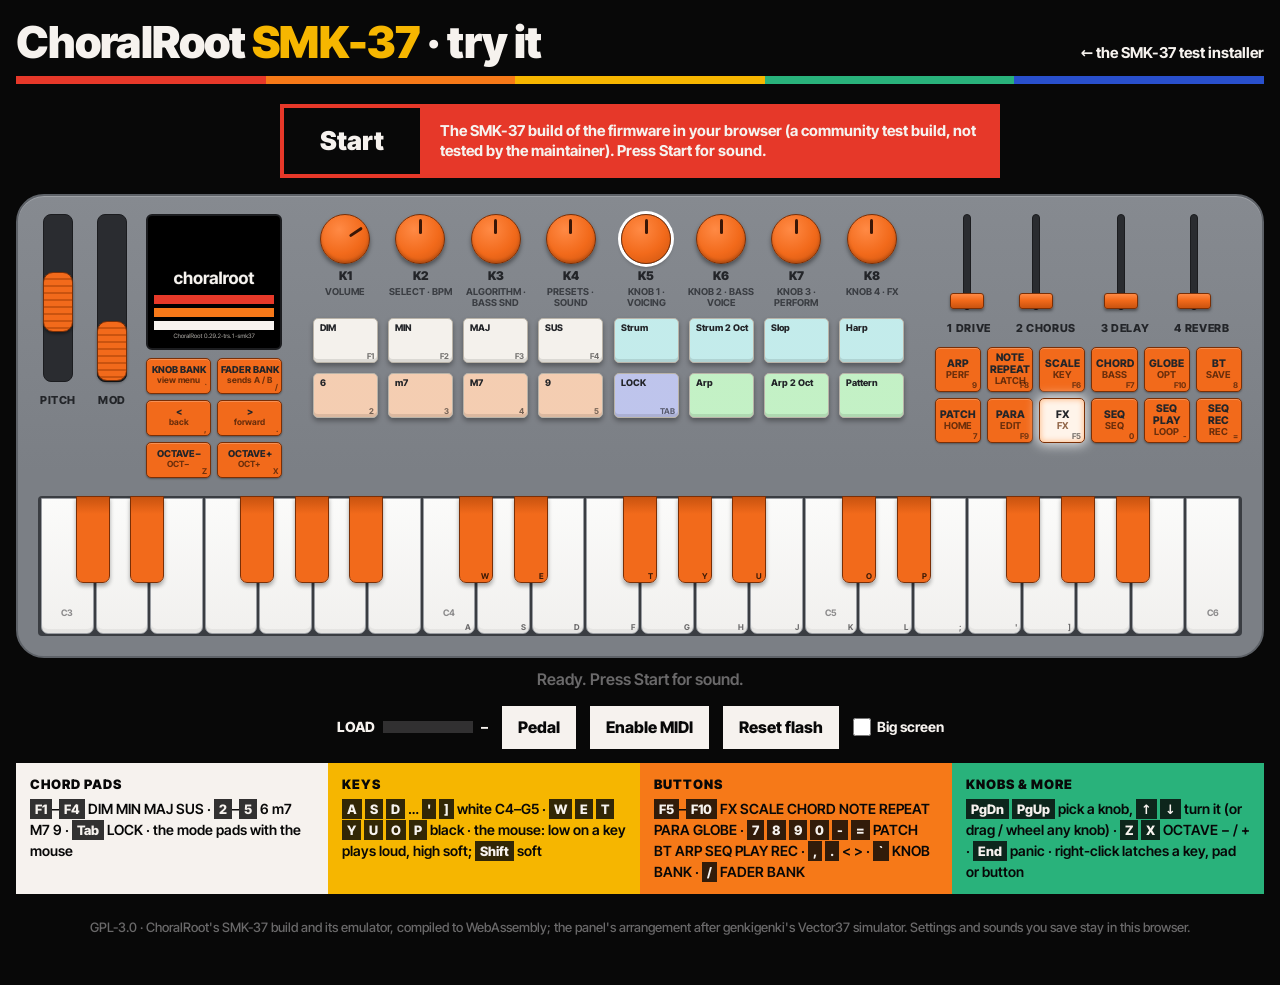
<file: webapp/smk37/emu/index.html>
<!doctype html>
<!-- SPDX-License-Identifier: GPL-3.0-only
     The panel's arrangement after genkigenki's (M. Geisler, makkuro) Vector37 simulator for the SMK-37 Pro, GPL-3.0. -->
<html lang="en">
<head>
<meta charset="utf-8">
<meta name="viewport" content="width=device-width, initial-scale=1">
<meta name="robots" content="noindex, nofollow">
<title>ChoralRoot SMK-37 Emulator</title>
<style>
@font-face { font-family: "Inter Tight"; src: url("../../../InterTight.woff2") format("woff2"); font-weight: 100 900; font-display: swap; }
:root {
  --ground: #080808; --cream: #F6F2EE; --red: #E63829; --orange: #F67918; --yellow: #F6B600;
  --blue: #2950CD; --green: #29B27B; --grey: #6A696A; --dark: #313031; --text: #D9D5D1;
  --body: #1B1B1B; --bed: #101010; --cap: #2E2D2E;
  /* the SMK-37 Pro's own colours (the panel only): the grey body, its dark print, the orange parts, the cream pads */
  --smk-body: #7B7F85; --smk-face: #868A90; --smk-edge: #5E6268; --smk-print: #232529; --smk-print2: #3A3D42;
  --smk-orange: #F26A1B; --smk-orange-hi: #FF8A45; --smk-orange-lo: #C9530F; --smk-pad: #F1EDE6; --smk-slot: #2A2C30;
}
* { box-sizing: border-box; }
html, body { margin: 0; background: var(--ground); color: var(--text); }
body { font: 500 16px/1.45 "Inter Tight", system-ui, -apple-system, "Segoe UI", sans-serif; }
a { color: var(--cream); }
.wrap { margin: 0 auto; padding: 0 16px 48px; }    /* (the page's whole width: the panel scales with the window) */
header { display: flex; align-items: baseline; justify-content: space-between; gap: 16px; padding: 20px 0 12px; flex-wrap: wrap; }
h1 { margin: 0; font-size: clamp(26px, 4.4vw, 44px); line-height: 1; font-weight: 900; letter-spacing: -0.02em; color: var(--cream); }
h1 span { color: var(--yellow); }
header a { font-weight: 700; text-decoration: none; font-size: 15px; }
header a:hover { text-decoration: underline; }
.stripe { display: flex; height: 8px; margin-bottom: 20px; }
.stripe i { flex: 1; }
#gate { display: flex; align-items: center; max-width: 720px; margin: 0 auto 16px; background: var(--red); }
#gate[hidden] { display: none; }
#gate p { margin: 0; padding: 10px 16px; color: var(--cream); font-weight: 700; font-size: 15px; line-height: 1.3; }
button { font: inherit; }
.btn { border: 0; cursor: pointer; font-weight: 800; color: var(--ground); background: var(--cream); padding: 10px 16px; }
.btn:hover { background: var(--yellow); }
#start { flex: none; background: var(--ground); color: var(--cream); font-size: 26px; font-weight: 900; padding: 14px 36px; border: 4px solid var(--red); cursor: pointer; }
#start:hover { background: var(--orange); color: var(--ground); }

/* the SMK-37 Pro as it is laid out: one band, left to right, the wheels, the screen with its six buttons under it, K1..K8
 * over the 16 pads (a pad column under each knob; the block takes the width that is left), the faders over the 2 x 6
 * buttons; the keybed under the whole band. Under 900 px the band wraps: wheels and screen, then knobs and pads, then
 * faders and buttons; the keybed stays full width */
.smk { background: linear-gradient(180deg, var(--smk-face), var(--smk-body) 60%); border: 2px solid var(--smk-edge);
       border-radius: 28px; padding: 18px 20px 20px; user-select: none; box-shadow: inset 0 1px 0 #ffffff33;
       -webkit-user-select: none; touch-action: none; }
.top { display: grid; grid-template-columns: auto minmax(0, 1fr) auto; gap: 20px clamp(16px, 2vw, 40px); align-items: start; }
.blk { display: flex; gap: 14px; align-items: flex-start; }
.lab { text-align: center; color: var(--smk-print); font-size: 11px; font-weight: 800; letter-spacing: .06em; margin-top: 5px; }
input.v { writing-mode: vertical-lr; direction: rtl; -webkit-appearance: none; appearance: none; background: transparent;
          width: 40px; height: 168px; margin: 0; cursor: pointer; }
.faders input.v { height: clamp(96px, 7.5vw, 150px); }
/* the faders: orange caps in dark slots; the wheels: orange rollers in their dark wells */
input.v::-webkit-slider-runnable-track { width: 8px; border-radius: 4px; background: var(--smk-slot); border: 1px solid #1b1c1f; }
input.v::-moz-range-track { width: 8px; border-radius: 4px; background: var(--smk-slot); border: 1px solid #1b1c1f; }
input.v::-webkit-slider-thumb { -webkit-appearance: none; width: 34px; height: 16px; border-radius: 3px; margin-left: -14px;
          background: linear-gradient(180deg, var(--smk-orange-hi), var(--smk-orange) 45%, var(--smk-orange-lo));
          border: 1px solid #7a2f06; box-shadow: 0 2px 3px #0006; }
input.v::-moz-range-thumb { width: 30px; height: 12px; border-radius: 3px; background: var(--smk-orange); border: 1px solid #7a2f06; }
input.v.w::-webkit-slider-runnable-track { width: 30px; border-radius: 8px; background: var(--smk-slot); }
input.v.w::-moz-range-track { width: 30px; border-radius: 8px; background: var(--smk-slot); }
input.v.w::-webkit-slider-thumb { width: 30px; height: 60px; border-radius: 10px; margin-left: -1px;
          background: repeating-linear-gradient(180deg, var(--smk-orange) 0 5px, var(--smk-orange-lo) 5px 7px); }
input.v.w::-moz-range-thumb { width: 28px; height: 56px; border-radius: 10px; background: var(--smk-orange); }
.scr { display: flex; flex-direction: column; gap: 8px; align-items: stretch; }
.lcdbox { background: #000; padding: 6px; border: 2px solid #1c1d20; border-radius: 6px; }
/* the screen: 240 x 240 (ST7789V, square). By default its share of the panel as on the unit, the glass about as wide
 * as the 2 x 3 buttons under it: at whole device pixels where that size allows (a retina display: 120 CSS px is 1:1),
 * else scaled smoothly; "Big screen": 240 CSS px (480 from 2400 px wide), whole pixels (smk.js sizeScreen) */
#lcd { display: block; width: 240px; height: 240px; image-rendering: pixelated; image-rendering: crisp-edges; background: #000; }
#lcd.smooth { image-rendering: auto; }
.nav .b { font-size: 9.5px; min-height: 36px; }
.nav .b small { font-size: 8.5px; }
.nav { display: grid; grid-template-columns: repeat(2, 1fr); gap: 6px; }   /* (2 x 3 as on the unit: KNOB BANK | FADER BANK,
                                                                        * < | >, OCTAVE- | OCTAVE+; the screen's width) */
.b { border: 1px solid #7a2f06; border-radius: 5px; background: var(--smk-orange); color: var(--smk-print); cursor: pointer; text-align: center;
     box-shadow: inset 0 1px 0 #ffffff40, 0 1px 2px #0005;
     font-size: 10.5px; font-weight: 800; padding: 4px 2px; min-height: 42px; display: flex; flex-direction: column;
     justify-content: center; line-height: 1.15; position: relative; }
.b small { display: block; color: #3d1a06; opacity: .75; font-size: 9.5px; font-weight: 700; }
.b kbd, .key kbd, .pad kbd { position: absolute; right: 3px; bottom: 2px; font: 700 8px/1 "Inter Tight", system-ui, sans-serif;
     color: #00000088; background: none; padding: 0; }
/* a lit button: its LED shines through, a near-white fill with a white glow; SEQ PLAY green / red */
.b.lit { background: #FFF4EA; color: var(--smk-print); box-shadow: 0 0 12px 2px #ffffffcc, inset 0 0 6px #ffb37a; }
.b.lit small { color: #6b3410; }
.b.red { background: var(--red); color: #fff; box-shadow: 0 0 12px 2px #ff6a5a99; }
.b.red small, .b.red kbd { color: #ffffffcc; }
.b.green { background: #7CF0B4; color: #10261a; box-shadow: 0 0 12px 2px #7cf0b499; }
.b.held, .pad.held { outline: 2px solid var(--smk-print); outline-offset: -3px; }
.key.held { outline: 2px solid var(--smk-print); outline-offset: -3px; }
.mid { display: grid; grid-template-columns: repeat(8, minmax(0, 1fr)); row-gap: 10px; }
.knob { display: flex; flex-direction: column; align-items: center; gap: 3px; cursor: ns-resize; touch-action: none; }
/* the knobs: orange caps (a highlight on top, a dark pointer) */
.knob .dial { width: 50px; height: 50px; border-radius: 50%; position: relative; border: 1px solid #7a2f06;
              background: radial-gradient(circle at 38% 30%, var(--smk-orange-hi), var(--smk-orange) 55%, var(--smk-orange-lo));
              box-shadow: 0 3px 4px #0006, inset 0 -2px 3px #0003; }
.knob .dial::after { content: ""; position: absolute; left: 50%; top: 4px; width: 3px; height: 15px; margin-left: -1.5px;
                     background: #3b1606; border-radius: 2px; transform-origin: 50% 20px; transform: rotate(var(--a, 0deg)); }
.knob.sel .dial { box-shadow: 0 0 0 3px #fff, 0 3px 4px #0006; }
.knob b { font-size: 12px; font-weight: 900; color: var(--smk-print); }
.knob small { color: var(--smk-print2); font-size: 9.5px; font-weight: 700; text-align: center; line-height: 1.1; min-height: 2.2em; }
/* the pads: cream, a soft shadow; lit, the firmware's colour through them (smk.js: --pc, --pa, a glow when bright) */
.pad { aspect-ratio: 1.45; min-height: 40px; margin: 0 clamp(3px, 0.4vw, 8px); border-radius: 5px; border: 1px solid #b9b3a8;
       background: linear-gradient(rgba(var(--pc, 255, 255, 255), var(--pa, 0)), rgba(var(--pc, 255, 255, 255), var(--pa, 0))), var(--smk-pad);
       box-shadow: 0 3px 5px #0005, inset 0 -3px 0 #0000001a; cursor: pointer; position: relative; }
.pad i { position: absolute; left: 6px; right: 4px; top: 4px; overflow: hidden; font-style: normal; color: var(--smk-print);
         font-size: clamp(9px, 0.72vw, 13px); font-weight: 800; line-height: 1.1; }
.rgt { display: flex; flex-direction: column; gap: 10px; width: clamp(300px, 24vw, 470px); }
.faders { display: flex; justify-content: space-around; }
.grid6 { display: grid; grid-template-columns: repeat(6, minmax(0, 1fr)); gap: 6px; }
.keys { position: relative; height: clamp(130px, 11vw, 240px); display: flex; margin-top: 18px; touch-action: none;
        background: #3a3d42; padding: 2px; border-radius: 4px; }
.key { cursor: pointer; border-radius: 0 0 7px 7px; position: relative; }
/* the keybed: white naturals, orange sharps; a key down shows darker (the white ones a light orange) */
.key.w { flex: 1; border: 1px solid #9a9da2; margin: 0 1px; background: linear-gradient(180deg, #fbfbfa, #f1f0ee); box-shadow: inset 0 -4px 0 #0000000d; }
.key.b { position: absolute; top: 0; height: 62%; border: 1px solid #7a2f06; z-index: 2;
         background: linear-gradient(180deg, var(--smk-orange-lo), var(--smk-orange) 20%, var(--smk-orange)); box-shadow: 0 3px 4px #0005; }
.key.w.down { background: #FFD7B5; }
.key.b.down { background: #A9440C; }
.key.w kbd { color: #6A696A; }
.key.b kbd { color: #3d1a06; }
.key span { position: absolute; left: 0; right: 0; bottom: 14px; text-align: center; font-size: 9px; font-weight: 700; color: #8C8B8C; }
.bar label input { width: 18px; height: 18px; margin: 0; accent-color: var(--orange); }
.bar label { font-weight: 700; color: var(--cream); font-size: 14px; display: flex; gap: 6px; align-items: center; }
.bar [hidden] { display: none; }
select { background: var(--dark); color: var(--cream); border: 0; padding: 8px 10px; max-width: 220px; font: inherit; }
.bar { display: flex; flex-wrap: wrap; gap: 10px 14px; align-items: center; justify-content: center; margin: 14px 0 0; }
.meter { display: flex; align-items: center; gap: 8px; font-weight: 800; font-size: 14px; color: var(--cream); }
.meter b { display: block; width: 90px; height: 12px; background: var(--dark); position: relative; }
.meter b i { position: absolute; left: 0; top: 0; bottom: 0; width: 0; background: var(--green); }
#status { min-height: 1.4em; font-weight: 600; color: var(--grey); text-align: center; margin-top: 10px; }
.legend { display: grid; grid-template-columns: repeat(auto-fit, minmax(240px, 1fr)); margin-top: 14px; }
.legend div { padding: 12px 14px; }
.legend h3 { margin: 0 0 4px; font-size: 13px; font-weight: 900; letter-spacing: 0.08em; text-transform: uppercase; color: var(--ground); }
.legend p { margin: 0; font-size: 14px; line-height: 1.5; color: var(--ground); font-weight: 600; }
.legend kbd { font: 800 13px/1 "Inter Tight", system-ui, sans-serif; background: rgba(8, 8, 8, 0.82); color: var(--cream); padding: 2px 5px; }
footer { margin-top: 24px; font-size: 13px; color: var(--grey); text-align: center; }
@media (max-width: 900px) { .top { grid-template-columns: minmax(0, 1fr); } .blk { justify-content: center; } .rgt { width: 100%; } }
@media (max-width: 760px) { .knob .dial { width: 32px; height: 32px; } .knob .dial::after { height: 10px; transform-origin: 50% 12px; }
  .pad { min-height: 32px; margin: 0 2px; } .keys { height: 120px; } }
</style>
</head>
<body>
<div class="wrap">
  <header>
    <h1>ChoralRoot <span>SMK-37</span> &middot; try it</h1>
    <a href="../">&larr; the SMK-37 test installer</a>
  </header>
  <div class="stripe"><i style="background:#E63829"></i><i style="background:#F67918"></i><i style="background:#F6B600"></i><i style="background:#29B27B"></i><i style="background:#2950CD"></i></div>
  <div id="gate">
    <button id="start">Start</button>
    <p>The SMK-37 build of the firmware in your browser (a community test build, not tested by the maintainer). Press Start for sound.</p>
  </div>
  <div class="smk" id="smk">
    <div class="top">
      <div class="blk">
        <div><input class="v w" id="pitch" type="range" min="445" max="640" value="535" aria-label="pitch wheel"><div class="lab">PITCH</div></div>
        <div><input class="v w" id="mod" type="range" min="0" max="155" value="0" aria-label="mod wheel"><div class="lab">MOD</div></div>
        <div class="scr"><div class="lcdbox"><canvas id="lcd" width="240" height="240" aria-label="The screen"></canvas></div><div class="nav" id="nav"></div></div>
      </div>
      <div class="mid" id="mid"></div>
      <div class="rgt"><div class="faders" id="faders"></div><div class="grid6" id="grid6"></div></div>
    </div>
    <div class="keys" id="keys"></div>
  </div>
  <div id="status">Loading&hellip;</div>
  <div class="bar">
    <div class="meter" title="the share of real time the browser spends running the device">LOAD <b><i id="load"></i></b> <span id="loadv">&ndash;</span></div>
    <button id="pedal" class="btn" title="a switch pedal in the pedal jack: down while held (Options &gt; Pedal: Sustain)">Pedal</button>
    <button id="midi" class="btn">Enable MIDI</button>
    <label hidden>Out <select id="mout"><option value="">none</option></select></label>
    <label hidden>In <select id="min"><option value="">none</option></select></label>
    <button id="reset" class="btn" title="forget the saved settings and sounds (this browser only)">Reset flash</button>
    <label title="the screen larger than on the keyboard, at whole pixels"><input type="checkbox" id="big"> Big screen</label>
  </div>
  <section class="legend" aria-label="Computer keyboard">
    <div style="background:#F6F2EE"><h3>Chord pads</h3><p><kbd>F1</kbd>&ndash;<kbd>F4</kbd> DIM MIN MAJ SUS &middot; <kbd>2</kbd>&ndash;<kbd>5</kbd> 6 m7 M7 9 &middot; <kbd>Tab</kbd> LOCK &middot; the mode pads with the mouse</p></div>
    <div style="background:#F6B600"><h3>Keys</h3><p><kbd>A</kbd> <kbd>S</kbd> <kbd>D</kbd> &hellip; <kbd>'</kbd> <kbd>]</kbd> white C4&ndash;G5 &middot; <kbd>W</kbd> <kbd>E</kbd> <kbd>T</kbd> <kbd>Y</kbd> <kbd>U</kbd> <kbd>O</kbd> <kbd>P</kbd> black &middot; the mouse: low on a key plays loud, high soft; <kbd>Shift</kbd> soft</p></div>
    <div style="background:#F67918"><h3>Buttons</h3><p><kbd>F5</kbd>&ndash;<kbd>F10</kbd> FX SCALE CHORD NOTE&nbsp;REPEAT PARA GLOBE &middot; <kbd>7</kbd> <kbd>8</kbd> <kbd>9</kbd> <kbd>0</kbd> <kbd>-</kbd> <kbd>=</kbd> PATCH BT ARP SEQ PLAY REC &middot; <kbd>,</kbd> <kbd>.</kbd> &lt; &gt; &middot; <kbd>`</kbd> KNOB BANK &middot; <kbd>/</kbd> FADER BANK</p></div>
    <div style="background:#29B27B"><h3>Knobs &amp; more</h3><p><kbd>PgDn</kbd> <kbd>PgUp</kbd> pick a knob, <kbd>&uarr;</kbd> <kbd>&darr;</kbd> turn it (or drag / wheel any knob) &middot; <kbd>Z</kbd> <kbd>X</kbd> OCTAVE &minus; / + &middot; <kbd>End</kbd> panic &middot; right-click latches a key, pad or button</p></div>
  </section>
  <footer>GPL-3.0 &middot; ChoralRoot's SMK-37 build and its emulator, compiled to WebAssembly; the panel's arrangement after genkigenki's Vector37 simulator. Settings and sounds you save stay in this browser.</footer>
</div>
<script src="smk.js"></script>
</body>
</html>
</file>
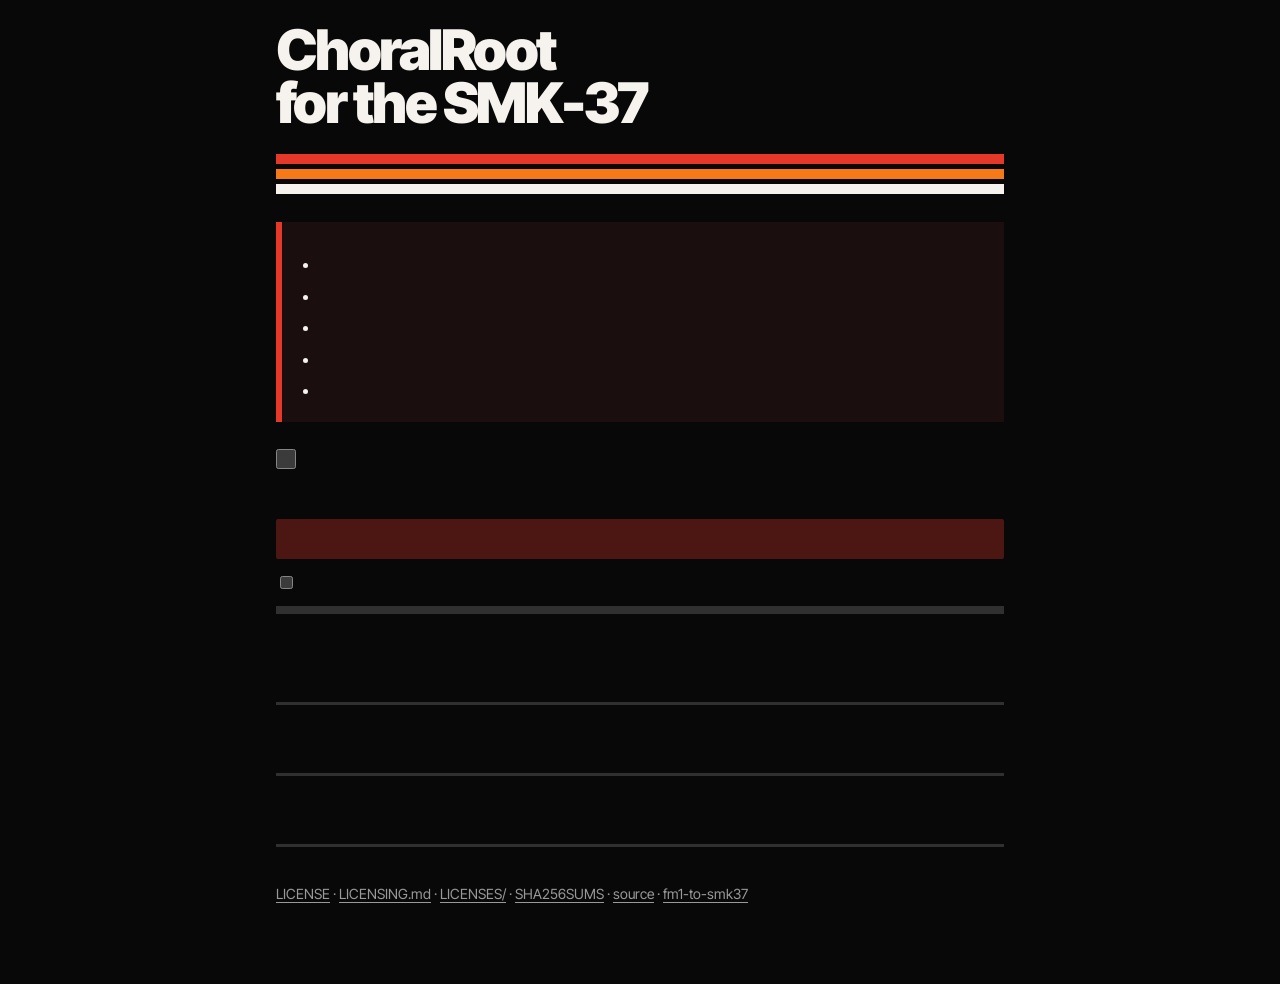
<file: web/smk37.html>
<!doctype html>
<!-- SPDX-License-Identifier: GPL-3.0-only
     Copyright (C) 2026 ChoralRoot FM-1 contributors (a fork of Felucca)
     SMK-37 port: Copyright (C) 2026 M. Geisler (genkigenki/makkuro) -->
<!-- The SMK-37 test installer (SMK37.md): ChoralRoot's community test builds for the M-Vave SMK-37 Pro, SMK-37 Elite,
     MKE-P37 and Starrykey 37 Play, around the update protocol of fm1ota.js. Not linked from the landing page or the
     FM-1 installer: the link goes to testers who accept the risk. web/make_site.py writes it to webapp/smk37/index.html
     and inlines the libraries at LIB and the metadata at META: the versions of web/releases-smk37.json, newest first,
     each with its three models' packages (standard and single core) under ../../firmware/smk37/, their sha256 and
     identities. Install picks the connected keyboard's model (a Starrykey 37 Play, or another name of the SMK-37: the
     Pro's package), checks the package's sha256 and identity before any write, and refuses an FM-1, another SMK
     firmware's updater and a firmware the installers do not install over. A keyboard already in ChoralRoot's update
     mode (an interrupted install) is finished with its loader's model's package. EMU: make_site.py's link to the SMK-37
     browser emulator beside it (webapp/smk37/emu/), when the site has it. -->
<html lang="en">
<head>
<meta charset="utf-8">
<meta name="viewport" content="width=device-width, initial-scale=1">
<meta name="color-scheme" content="dark">
<meta name="robots" content="noindex, nofollow">
<title>ChoralRoot SMK-37 · test installer</title>
<style>
  @font-face { font-family: "Inter Tight"; src: url(../../InterTight.woff2) format("woff2");
               font-weight: 100 900; font-display: swap; }
  :root { --ground: #080808; --cream: #F6F2EE; --red: #E63829; --orange: #F67918; --yellow: #F6B600;
          --blue: #2950CD; --green: #29B27B; --grey: #6A696A; --dark: #313031; --dim: #9A999A; }
  * { box-sizing: border-box; }
  [hidden] { display: none !important; }
  html { background: var(--ground); -webkit-text-size-adjust: 100%; text-size-adjust: 100%; }
  body { margin: 0; background: var(--ground); color: var(--cream); overflow-x: hidden;
         font: 400 17px/1.5 "Inter Tight", system-ui, -apple-system, "Helvetica Neue", Arial, sans-serif; }
  main { max-width: 760px; margin: 0 auto; padding: 24px 16px 64px; }
  a { color: inherit; text-decoration-thickness: 1px; text-underline-offset: 3px; }
  a:hover { color: var(--orange); }
  a:focus-visible, button:focus-visible, input:focus-visible { outline: 3px solid var(--cream); outline-offset: 3px; }
  h1 { font-size: clamp(36px, 10vw, 56px); font-weight: 900; letter-spacing: -0.045em; line-height: .95; margin: 0; }
  .sub { margin: 12px 0 0; font-size: 15px; font-weight: 600; color: var(--dim); }
  .stripes { display: grid; gap: 5px; margin: 24px 0 28px; }
  .stripes i { display: block; height: 10px; }
  .stripes i:nth-child(1) { background: var(--red); }
  .stripes i:nth-child(2) { background: var(--orange); }
  .stripes i:nth-child(3) { background: var(--cream); }
  p { margin: 0 0 16px; }
  h2 { font-size: 20px; font-weight: 800; letter-spacing: -0.02em; margin: 0 0 14px; }
  .risk { margin: 0 0 24px; padding: 16px 18px 4px; border-left: 6px solid var(--red); background: #1a0f0e; }
  .risk ul { margin: 0 0 14px; padding-left: 20px; }
  .risk li { margin: 0 0 6px; }
  .accept { display: flex; gap: 12px; align-items: flex-start; margin: 0 0 22px; font-weight: 700; cursor: pointer; }
  .accept input { width: 20px; height: 20px; margin: 3px 0 0; accent-color: var(--red); flex: none; }
  #rel { margin: 0 0 10px; font-size: 19px; font-weight: 600; }
  #rel b { font-weight: 900; }
  .row { display: flex; flex-wrap: wrap; gap: 8px; margin: 0 0 14px; }
  .chip { font: inherit; border: 0; border-radius: 2px; cursor: pointer; padding: 8px 12px; background: var(--dark);
          color: var(--cream); font-size: 15px; font-weight: 700; text-align: left; }
  .chip[aria-pressed="true"] { background: var(--yellow); color: #080808; }
  .chip:disabled { opacity: .3; cursor: default; }
  #go { display: block; width: 100%; margin: 0; padding: 20px 24px; border: 0; border-radius: 2px; cursor: pointer;
        background: var(--red); color: #fff; font: inherit; font-size: clamp(22px, 5.6vw, 26px); font-weight: 800;
        letter-spacing: -0.02em; text-align: left; }
  #go:disabled { opacity: .3; cursor: default; }
  .check { display: flex; gap: 10px; align-items: baseline; margin: 14px 0 0; color: var(--dim); font-size: 14px; cursor: pointer; }
  progress { -webkit-appearance: none; appearance: none; display: block; width: 100%; height: 8px; margin: 14px 0 0;
             border: 0; background: var(--dark); color: var(--cream); }
  progress::-webkit-progress-bar { background: var(--dark); }
  progress::-webkit-progress-value { background: var(--cream); }
  progress::-moz-progress-bar { background: var(--cream); }
  #status { margin: 12px 0 0; min-height: 1.5em; font-size: 19px; font-weight: 700; overflow-wrap: anywhere; }
  pre { color: var(--grey); font: 12px/1.5 ui-monospace, SFMono-Regular, Menlo, Consolas, monospace;
        white-space: pre-wrap; margin: 12px 0 0; max-height: 240px; overflow: auto; }
  pre:empty { display: none; }
  .halt { margin: 16px 0 0; padding: 16px 18px 4px; background: var(--red); color: #fff; border-radius: 3px; font-size: 15px; }
  .fin { margin: 16px 0 0; padding: 14px 18px; background: var(--green); color: #080808; border-radius: 3px; font-weight: 700; }
  .fin p { margin: 0; }
  section { margin-top: 48px; border-top: 3px solid var(--dark); padding-top: 20px; }
  ul.news { margin: 0 0 14px; padding: 0; list-style: none; font-size: 15px; line-height: 1.4; }
  ul.news li { position: relative; padding: 4px 0 4px 20px; }
  ul.news li::before { content: ""; position: absolute; left: 0; top: 10px; width: 9px; height: 9px; background: var(--orange); }
  .files { margin: 0; padding: 0; list-style: none; }
  .files li { padding: 10px 0; border-top: 1px solid var(--dark); font-size: 15px; }
  code { font: 12px/1.5 ui-monospace, SFMono-Regular, Menlo, Consolas, monospace; color: var(--dim); overflow-wrap: anywhere; }
  .small { color: var(--dim); font-size: 14px; }
</style>
</head>
<body>
<main>
  <h1>ChoralRoot<br>for the SMK-37</h1>
  <p class="sub" data-t="sub"></p>
  <div class="stripes"><i></i><i></i><i></i></div>

  <div class="risk">
    <h2 data-t="riskTitle"></h2>
    <ul>
      <li data-t="risk1"></li>
      <li data-t="risk2"></li>
      <li data-t="risk3"></li>
      <li data-t="risk4"></li>
      <li data-t="risk5"></li>
    </ul>
  </div>
  <label class="accept"><input type="checkbox" id="accept"><span data-t="accept"></span></label>

  <!--EMU-->
  <p id="rel"></p>
  <div class="row" id="versions"></div>
  <div class="row" id="variants"></div>
  <button id="go" disabled></button>
  <label class="check"><input type="checkbox" id="skip-backup"><span data-t="skipBackup"></span></label>
  <progress id="bar" max="100" value="0"></progress>
  <p id="status"></p>
  <div class="halt" id="interrupted" hidden><p data-t="interrupted"></p></div>
  <div class="fin" id="done" hidden><p data-t="doneTitle"></p><p data-t="doneText"></p></div>
  <pre id="log"></pre>

  <section>
    <h2 data-t="notesTitle"></h2>
    <ul class="news" id="bullets"></ul>
    <ul class="news" id="notes"></ul>
    <p class="small"><a id="doc" href="https://github.com/Quixotic7/ChoralRootFM1/blob/main/SMK37.md" target="_blank" rel="noopener" data-t="docLink"></a></p>
  </section>

  <section>
    <h2 data-t="backTitle"></h2>
    <p data-t="backText"></p>
  </section>

  <section>
    <h2 data-t="filesTitle"></h2>
    <ul class="files" id="files"></ul>
    <p class="small" data-t="licence"></p>
    <p class="small"><a href="../../firmware/LICENSE">LICENSE</a> · <a href="../../firmware/LICENSING.md">LICENSING.md</a> ·
      <a href="../../firmware/LICENSES/">LICENSES/</a> · <a href="../../firmware/smk37/SHA256SUMS">SHA256SUMS</a> ·
      <a id="src" href="https://github.com/Quixotic7/ChoralRootFM1">source</a> ·
      <a href="https://github.com/genkigenki/fm1-to-smk37">fm1-to-smk37</a></p>
  </section>
</main>
<script type="module">
/*LIB*/
const meta = /*META*/;

const TEXT = {
  en: {
    sub: "Community test builds · community-tested, not tested by the maintainer · port by genkigenki",
    riskTitle: "Before you install",
    risk1: "This is a test build. The maintainer has no SMK-37: nothing here has been tried on a unit by the project. It may have bugs, and it may stop working.",
    risk2: "Have M-VAVE's stock package for your model and their updater, M-UPGRADE, at hand: that is the way back.",
    risk3: "The first start clears the stock firmware's settings and any other firmware's data in ChoralRoot's flash areas. The keyboard's calibration, Bluetooth pairing and key areas are never written.",
    risk4: "Keep the USB cable connected and the computer awake until the keyboard has restarted.",
    risk5: "Installing other firmware is at your own risk.",
    accept: "I have read this, I have M-VAVE's stock package and M-UPGRADE for my model, and I install at my own risk.",
    acceptFirst: "Tick the box above first.",
    skipBackup: "Skip the backup (a keyboard running ChoralRoot is backed up to a file first)",
    install: "Install ChoralRoot {version}",
    std: "Standard (two cores)",
    one: "Single core (if the standard one crashes or freezes)",
    nomidi: "This browser has no Web MIDI. Use Chrome or Edge on a computer.",
    denied: "MIDI (SysEx) access was not allowed. Allow MIDI in the site settings (address bar) and press Install again.",
    notfound: "No keyboard found. Check the USB cable (a data cable), close other apps that use MIDI, and press Install again.",
    fm1: "This is an FM-1: this page installs the SMK-37 test builds only. Use the FM-1 installer. Nothing was written.",
    notsmk: "The connected device is not an SMK-37 (it reports {detail}). Nothing was written.",
    several: "More than one keyboard is connected: unplug the others and press Install again. Nothing was written.",
    model: "The keyboard and the package are for different devices. Nothing was written. ",
    other: "This keyboard runs one of ChanceTheMaker's SMK firmwares (Felucca SMK, Sloop SMK, Melodee SMK, Doom). They have their own updater, which takes only their packages, so ChoralRoot cannot be installed over them from here. Nothing was written.",
    foreign: "The keyboard is in the update mode of another firmware: nothing was written. Finish that update with its own updater: ",
    refused: "ChoralRoot is not installed over this firmware: {detail}. Return to the stock firmware with M-UPGRADE first. Nothing was written.",
    loadfail: "The package could not be downloaded: ",
    badpkg: "The package is not the one this page lists (its checksum or identity differ). Nothing was written.",
    backup: "Backing up the keyboard: ",
    backupSaved: "Backup saved: ",
    noBackupConfirm: "The keyboard could not be backed up. Install anyway?",
    cancelled: "Cancelled. Nothing was written.",
    start: "Starting the update…",
    verify: "Checking…",
    loader: "Waiting for the update mode…",
    write: "Writing… do not unplug the keyboard.",
    reboot: "Restarting…",
    done: "Done.",
    stopped: "The write stopped. Switch the keyboard on again (hold OCTAVE- if needed) and press Install again: it finishes.",
    lost: "The USB connection was lost. Replug it, switch the keyboard on (hold OCTAVE- if it does not start in update mode) and press Install again.",
    noloader: "The keyboard in update mode was not found. Replug the USB cable and press Install again (it stays in update mode until it is finished).",
    noreturn: "The keyboard did not come back. Switch it off and on.",
    mismatch: "The keyboard reports a different firmware after the install: ",
    badreq: "The keyboard asked for something unexpected; nothing more was written. Press Install again.",
    resume: "The keyboard is in update mode: finishing the install for ",
    leave: "The install is still running.",
    error: "Error: ",
    interrupted: "The install did not finish. Switch the keyboard on again (hold OCTAVE- while switching on if it does not show the update mode: OCTAVE-'s light flashes three times) and press Install again: it continues where it stopped. To give up, install M-VAVE's stock package with M-UPGRADE.",
    doneTitle: "ChoralRoot is installed.",
    doneText: "The keyboard restarted with it. Report what you find in the project's issues; SMK37.md lists what to test.",
    notesTitle: "This build",
    docLink: "SMK37.md: the controls, what to test, building it yourself",
    backTitle: "Going back",
    backText: "Install M-VAVE's firmware package for your model with M-VAVE's updater, M-UPGRADE. It works directly: the installed package keeps the keyboard's model name, and the calibration was never written.",
    filesTitle: "Files",
    licence: "Free software under the GNU General Public License, version 3 only; the packages hold three JieLi AC79 SDK files under Apache-2.0.",
    model_pro: "SMK-37 Pro (and Starrykey 37 Play)", model_elite: "SMK-37 Elite", model_mke: "MKE-P37",
  },
};
const lang = "en";
const $ = (id) => document.getElementById(id);
const t = (k) => TEXT[lang][k];
const sayK = (k, arg = "") => { $("status").textContent = t(k).replace("{detail}", arg) + (t(k).includes("{detail}") ? "" : arg); };
const say = (txt) => { $("status").textContent = txt; };
const log = (s) => { $("log").textContent += s + "\n"; };
const esc = (s) => String(s).replace(/[&<>"]/g, (c) => ({ "&": "&amp;", "<": "&lt;", ">": "&gt;", '"': "&quot;" })[c]);
const coded = (code, detail = "") => Object.assign(new Error(code + (detail ? ": " + detail : "")), { code, detail });
for (const el of document.querySelectorAll("[data-t]")) el.textContent = t(el.dataset.t);
if (meta.repo) {                                   // (a fork's site: its SMK37.md, its source)
  $("doc").href = meta.repo + "/blob/main/SMK37.md";
  $("src").href = meta.repo;
}

// the keyboard's model name -> the package: the three model names have their own; every other name of the SMK-37
// (the Starrykey 37 Play, the bare SMK-37 of other firmwares) takes the Pro's, written with the same-keyboard rule
const MODELS = { "SMK-37 PRO": "pro", "SMK-37 ELITE": "elite", "MKE-P37": "mke" };
function modelOf(name) {
  const n = String(name || "").replace(/^ota-/i, "");
  const k = MODELS[n.toUpperCase()];
  if (k) return { key: k, any: false };
  return SMK_FAMILY.test(n) ? { key: "pro", any: true } : null;
}

const releases = meta.releases || [];
let sel = 0, oneCore = false, writing = false;
const cur = () => releases[sel];
const pkgOf = (rel, key) => {
  const m = rel.models[key];
  return oneCore && m.pkg_1core ? { url: m.pkg_1core, sha256: m.sha256_1core, product: m.product }
    : { url: m.pkg, sha256: m.sha256, product: m.product };
};
function render() {
  const rel = cur();
  if (!rel) { $("rel").textContent = "No test build is published yet."; $("go").disabled = true; return; }
  $("rel").innerHTML = `<b>ChoralRoot ${esc(rel.version)}</b> · ${esc(rel.date || "")}${rel.title ? " · " + esc(rel.title) : ""}`;
  $("go").textContent = t("install").replace("{version}", rel.version);
  $("go").disabled = writing || !$("accept").checked;
  $("versions").innerHTML = releases.length > 1 ? releases.map((r, i) =>
    `<button class="chip" data-v="${i}" aria-pressed="${i === sel}">${esc(r.version)}</button>`).join("") : "";
  const has1 = Object.values(rel.models).every((m) => m.pkg_1core);
  $("variants").innerHTML = has1 ? [false, true].map((o) =>
    `<button class="chip" data-o="${o ? 1 : 0}" aria-pressed="${o === oneCore}">${esc(t(o ? "one" : "std"))}</button>`).join("") : "";
  if (!has1) oneCore = false;
  $("bullets").innerHTML = (rel.bullets || []).map((b) => `<li>${esc(b)}</li>`).join("");
  $("notes").innerHTML = (rel.notes || []).map((b) => `<li>${esc(b)}</li>`).join("");
  $("files").innerHTML = Object.entries(rel.models).map(([k, m]) =>
    `<li><b>${esc(t("model_" + k))}</b> · ${esc(m.product)}<br><a href="${esc(m.pkg)}" download>${esc(m.pkg.split("/").pop())}</a> ` +
    `<code>sha256 ${esc(m.sha256)}</code>` + (m.pkg_1core ? `<br><a href="${esc(m.pkg_1core)}" download>${esc(m.pkg_1core.split("/").pop())}</a> ` +
    `<code>sha256 ${esc(m.sha256_1core)}</code>` : "") + "</li>").join("");
}
$("versions").addEventListener("click", (e) => { const b = e.target.closest && e.target.closest("[data-v]"); if (b && !writing) { sel = +b.dataset.v; render(); } });
$("variants").addEventListener("click", (e) => { const b = e.target.closest && e.target.closest("[data-o]"); if (b && !writing) { oneCore = b.dataset.o === "1"; render(); } });
$("accept").addEventListener("change", render);
window.addEventListener("beforeunload", (e) => { if (writing) { e.preventDefault(); e.returnValue = t("leave"); } });

// the package for a model, checked against the list (sha256) and its own identity before anything is sent
async function fetchPackage(rel, key) {
  const p = pkgOf(rel, key);
  let raw;
  try {
    const r = await fetch(p.url);
    if (!r.ok) throw new Error(`HTTP ${r.status}`);
    raw = new Uint8Array(await r.arrayBuffer());
  } catch (e) { throw coded("loadfail", e.message); }
  if (await sha256hex(raw) !== p.sha256 || productOf(raw) !== p.product) throw coded("badpkg");
  log(`package ${p.url.split("/").pop()}: ${p.product}, sha256 ok`);
  return { image: logicalImage(raw), product: p.product };
}
async function takeBackup(dev) {                 // a keyboard running ChoralRoot: its data to a file; others: nothing
  const link = new BackupConnection(dev.input, dev.output);
  try {
    const req = (r, o) => link.request(r, o), info = await deviceInfo(req);
    if (!info || info.family !== "choralroot") { log(`backup: ${info ? info.version : "no answer"}: nothing to back up`); return info; }
    const archive = await captureBackup(req, info.version, (d, total) => sayK("backup", `${Math.round(d / Math.max(1, total) * 100)}%`));
    const url = URL.createObjectURL(new Blob([JSON.stringify(archive, null, 1)], { type: "application/json" }));
    const a = document.createElement("a"); a.href = url; a.download = backupFileName(archive.firmware);
    document.body.append(a); a.click(); a.remove(); setTimeout(() => URL.revokeObjectURL(url), 1000);
    sayK("backupSaved", a.download);
    return info;
  } finally { link.close(); }
}

$("go").addEventListener("click", async () => {
  if (writing) return;
  if (!$("accept").checked) { sayK("acceptFirst"); return; }
  if (!navigator.requestMIDIAccess) { sayK("nomidi"); return; }
  const rel = cur();
  let began = false, okDone = false;
  writing = true; render();
  $("interrupted").hidden = true; $("done").hidden = true; $("bar").value = 0;
  try {
    let midi;
    try { midi = await navigator.requestMIDIAccess({ sysex: true }); } catch (e) { throw coded("denied"); }
    const up = new Updater(midi, log);
    const all = await up.all(null);
    if (!all.length) throw coded("notfound");
    if (all.length > 1) throw coded("several");
    const id = all[0].id;
    log(`device: ${id.text} (port ${all[0].name})`);
    const m = modelOf(id.model);
    if (!m) throw /^(ota-)?FM-1$/i.test(id.model) ? coded("fm1") : coded("notsmk", id.text);
    if (OTHER_SMK(id)) throw coded("other");
    const total = 74 + 1167;
    const step = (k, a) => {
      log(`${k} ${a ?? ""}`);
      if (k === "start") { began = true; sayK("start"); }
      if (k === "verify") { sayK("verify"); $("bar").value = (a / total) * 100; }
      if (k === "loader") sayK("loader");
      if (k === "write") { began = true; sayK("write"); $("bar").value = ((74 + a) / total) * 100; }
      if (k === "reboot") sayK("reboot");
      if (k === "done") { $("bar").value = 100; sayK("done"); }
    };
    if (/^ota-/i.test(id.model)) {               // an interrupted install: its loader's model's package
      if (!OUR_LOADER(id)) throw coded("foreign", id.text);
      const p = await fetchPackage(rel, m.key);
      sayK("resume", id.text);
      began = true;
      okDone = await up.resume(p.image, step, { package: p.product, anyModel: m.any });
      if (!okDone) throw coded("stopped");
    } else {
      const fw = await (async () => {           // which firmware runs (the INFO version tells the ports apart)
        const link = new BackupConnection(all[0].input, all[0].output);
        let info = null;
        try { info = await deviceInfo((r, o) => link.request(r, o)); } finally { link.close(); }
        return classifyFirmware(id.text, info && info.version);
      })();
      log(`running: ${fw.name} -> ${fw.verdict} (${fw.kind})`);
      if (fw.verdict !== "allow") throw coded(fw.kind === "other" ? "other" : "refused", fw.name);
      const p = await fetchPackage(rel, m.key);
      if (!$("skip-backup").checked) {
        try { await takeBackup(all[0]); }
        catch (e) { log(`backup: ${e.message}`); if (!confirm(t("noBackupConfirm"))) throw coded("cancelled"); }
      }
      log(`install: ChoralRoot ${rel.version} ${oneCore ? "(single core) " : ""}for ${id.text}`);
      await up.install(p.image, p.product, step, m.any);
      okDone = true;
    }
  } catch (e) {
    if (e && e.code && TEXT[lang][e.code]) sayK(e.code, e.code === "other" || e.code === "several" ? "" : e.detail || "");
    else sayK("error", e && e.message);
    log(String(e && e.stack || e));
  }
  writing = false; render();
  if (okDone) $("done").hidden = false;
  else if (began) $("interrupted").hidden = false;
});

render();
if (!navigator.requestMIDIAccess) sayK("nomidi");
</script>
</body>
</html>
</file>
<file: site.css>
/* SPDX-License-Identifier: GPL-3.0-only */
/* ChoralRoot FM-1: the landing page. The device's MOD look: black ground, flat colour, heavy grotesk, the idle
   screen's three stripes. Colours sampled from the device renders (build/cr_screens). */

@font-face {
  font-family: "Inter Tight";
  src: url("InterTight.woff2") format("woff2");
  font-weight: 100 900;
  font-style: normal;
  font-display: swap;
}

:root {
  --ground: #080808;
  --cream: #F6F2EE;
  --red: #E63829;
  --orange: #F67918;
  --yellow: #F6B600;
  --blue: #2950CD;
  --green: #29B27B;
  --grey: #6A696A;
  --dark: #313031;
  --text: #D9D5D1;          /* body copy: the cream a step down, for long reading on black */
  --gutter: 16px;
  --max: 1120px;
  color-scheme: dark;
}

* { box-sizing: border-box; }
html { -webkit-text-size-adjust: 100%; text-size-adjust: 100%; }
body {
  margin: 0;
  background: var(--ground);
  color: var(--text);
  font-family: "Inter Tight", "Helvetica Neue", Arial, sans-serif;
  font-weight: 450;
  font-size: 17px;
  line-height: 1.55;
  overflow-x: hidden;
}
@media (min-width: 900px) { body { font-size: 18px; } }

.wrap { max-width: calc(var(--max) + 2 * var(--gutter)); margin: 0 auto; padding: 0 var(--gutter); }
@media (min-width: 900px) { :root { --gutter: 40px; } }

a { color: var(--cream); text-decoration-thickness: 2px; text-underline-offset: 3px; text-decoration-color: var(--orange); }
a:hover { color: var(--orange); }
a:focus-visible, .btn:focus-visible { outline: 3px solid var(--cream); outline-offset: 3px; }
b, strong, th { color: var(--cream); font-weight: 700; }
code {
  font-family: ui-monospace, "SF Mono", Menlo, Consolas, monospace;
  font-size: 0.86em;
  color: var(--cream);
  background: var(--dark);
  padding: 0.08em 0.35em;
  white-space: nowrap;
}
code.cmd { white-space: normal; }
code .nw { white-space: nowrap; }
p { margin: 0 0 1em; max-width: 46em; }

/* ---- type: huge headings ---- */
h1, h2, h3 { color: var(--cream); margin: 0; font-weight: 900; letter-spacing: -0.045em; }
h1 { font-size: clamp(56px, 17.5vw, 222px); line-height: 0.84; letter-spacing: -0.055em; }
h1 span { display: block; }
h2 { font-size: clamp(52px, 12vw, 148px); line-height: 0.88; margin: 0 0 0.32em; }
h3 { font-size: clamp(26px, 4.2vw, 40px); line-height: 1.05; letter-spacing: -0.035em; font-weight: 800; margin: 1.5em 0 0.45em; }
h3 .sub { font-size: 0.5em; font-weight: 700; letter-spacing: 0; color: var(--grey); vertical-align: 0.25em; margin-left: 0.3em; white-space: nowrap; }
.intro { font-size: clamp(20px, 2.3vw, 26px); line-height: 1.35; color: var(--cream); font-weight: 500; max-width: 34em; letter-spacing: -0.01em; }
.small { font-size: 0.88em; color: var(--grey); }

section { padding: clamp(64px, 10vw, 140px) 0 0; }
main > section:last-child { padding-bottom: clamp(64px, 9vw, 120px); }

/* ---- colour rule: the colour of the control that moves it ---- */
.c-orange { color: var(--orange); }
.c-red { color: var(--red); }
.c-yellow { color: var(--yellow); }
.c-green { color: var(--green); }
.k-blue { background: var(--blue); color: var(--cream); padding: 0.05em 0.3em; }

/* ---- title block + the stripes ---- */
.title { padding-top: clamp(40px, 6vw, 76px); }
.title .lede { font-size: clamp(22px, 3.2vw, 38px); line-height: 1.2; color: var(--cream); font-weight: 600; letter-spacing: -0.025em; margin: 0.7em 0 0.35em; max-width: 22em; }
.title .ver { font-size: clamp(16px, 1.6vw, 20px); color: var(--grey); font-weight: 600; margin: 0; }

.stripes { --h: clamp(22px, 3.4vw, 48px); margin-top: clamp(36px, 4vw, 56px); display: grid; gap: calc(var(--h) * 0.45); overflow: hidden; }
.stripes i { display: block; height: var(--h); transform-origin: left center; }
.s-red { background: var(--red); }
.s-orange { background: var(--orange); }
.s-cream { background: var(--cream); }
@media (prefers-reduced-motion: no-preference) {
  .stripes i { animation: slide-in 1.1s cubic-bezier(.2, .7, .2, 1) both; }
  .stripes .s-orange { animation-delay: .12s; }
  .stripes .s-cream { animation-delay: .24s; }
}
@keyframes slide-in { from { transform: translateX(-100%); } to { transform: none; } }
.stripes-thin { --h: 10px; margin: 0 0 40px; }
.stripes-thin i { animation: none !important; }

/* ---- screenshots: the device's 240x240 renders, 2x, pixelated ---- */
.shot { margin: 0; }
.shot img { display: block; width: 100%; max-width: 480px; height: auto; image-rendering: pixelated; background: #000; outline: 2px solid var(--dark); }
.shot figcaption { font-size: clamp(18px, 2vw, 24px); line-height: 1.35; color: var(--text); margin-top: 14px; max-width: 24em; }
.shots .shot { margin-top: clamp(36px, 5vw, 64px); }
@media (min-width: 900px) {
  .shots .shot { display: grid; grid-template-columns: 480px 1fr; gap: 48px; align-items: end; }
  .shots .shot figcaption { margin: 0 0 4px; font-size: 26px; }
  .shots .shot img { width: 480px; }
}

/* ---- the buttons: big flat colour blocks; the device manager's (orange) is a row of its own ---- */
.buttons { display: grid; gap: 28px; margin: 0 0 44px; }
@media (min-width: 720px) {
  .buttons { grid-template-columns: 1fr 1fr; gap: 36px 24px; }
  .buttons .cell-wide { grid-column: 1 / -1; }
}
.btn {
  display: flex; flex-direction: column; justify-content: flex-end;
  min-height: clamp(112px, 15vw, 176px);
  padding: 18px 22px;
  border-radius: 3px;
  font-size: clamp(40px, 6vw, 72px); font-weight: 900; letter-spacing: -0.045em; line-height: 0.95;
  text-decoration: none;
}
.btn:hover { color: inherit; filter: brightness(1.08); }
.b-red { background: var(--red); color: #fff; }
.b-red:hover { color: #fff; }
.b-cream { background: var(--cream); color: #080808; }
.b-cream:hover { color: #080808; }
.b-blue { background: var(--blue); color: var(--cream); }
.b-blue:hover { color: var(--cream); }
.b-yellow { background: var(--yellow); color: #080808; }
.b-green { background: var(--green); color: #080808; }
.b-green:hover { color: #080808; }
.b-orange { background: var(--orange); color: #080808; }
.b-orange:hover { color: #080808; }
.try { margin: 8px 0 36px; }
/* ---- "New in X" (web/releases.json through make_site.py): the version's bullets, above the buttons ---- */
.new { margin: 0 0 44px; padding: 4px 0 2px 20px; border-left: 10px solid var(--orange); }
.new h3 { margin-top: 0; }
.news { list-style: none; margin: 0 0 14px; padding: 0; max-width: 46em; color: var(--cream); font-size: clamp(18px, 1.9vw, 22px); font-weight: 600; line-height: 1.35; letter-spacing: -0.01em; }
.news li { position: relative; padding: 7px 0 7px 26px; }
.news li::before { content: ""; position: absolute; left: 0; top: 0.85em; width: 12px; height: 12px; background: var(--orange); }
.try .btn, .cell-wide .btn { min-height: clamp(112px, 12vw, 156px); }
.b-yellow:hover { color: #080808; }
.btn .pkg { display: block; font-size: clamp(16px, 1.7vw, 21px); font-weight: 700; letter-spacing: -0.01em; margin-top: 8px; overflow-wrap: anywhere; }
.note { margin: 12px 0 0; font-size: 0.95em; }
.note code { display: inline-block; margin-top: 6px; }
.note-try { font-size: clamp(19px, 2vw, 23px); font-weight: 800; letter-spacing: -0.015em; }
.note-try a::after { content: " \2192"; }

.toc { display: flex; flex-wrap: wrap; gap: 8px 22px; margin-top: 36px; padding-top: 18px; border-top: 2px solid var(--dark); font-weight: 700; }
.toc a { text-decoration: none; color: var(--cream); }
.toc a:hover { color: var(--orange); }

/* ---- two columns of prose on wide screens ---- */
.cols { display: grid; gap: 0 48px; }
@media (min-width: 900px) {
  .cols { grid-template-columns: 1fr 1fr; }
  .cols-fig { grid-template-columns: 1fr 480px; align-items: start; }
  .cols-banks { grid-template-columns: 3fr 2fr; }
}
.cols > p, .cols > div > p { max-width: none; }

/* ---- the keybed ---- */
.keybed { margin: clamp(28px, 4vw, 48px) 0 clamp(28px, 4vw, 40px); }
.keybed svg { display: block; width: 100%; height: auto; }
.keybed text { font-family: "Inter Tight", "Helvetica Neue", Arial, sans-serif; text-anchor: middle; }
.keybed .kw { fill: #080808; font-weight: 800; letter-spacing: -0.02em; }
.keybed .kr { fill: var(--grey); font-weight: 700; }
.keybed .kbt { fill: var(--cream); font-weight: 800; }
.keybed .kh { fill: var(--cream); font-weight: 800; letter-spacing: 0.04em; text-anchor: start; }
.keybed .kn { fill: var(--grey); font-weight: 600; text-anchor: end; }
.kb-phone { display: none; }
.kb-cap { font-weight: 800; color: var(--cream); margin: 22px 0 10px; letter-spacing: 0.02em; }
.kb-phone .kb-cap:first-child { margin-top: 0; }
.kb-chord { max-width: 420px; }
@media (max-width: 859px) {
  .kb-wide { display: none !important; }
  .kb-phone { display: block; }
}

/* ---- LOCK example, the rule ---- */
.example { font-size: clamp(19px, 2vw, 23px); color: var(--cream); font-weight: 600; letter-spacing: -0.01em; }
.rule {
  display: inline-block; max-width: none;
  font-size: clamp(24px, 3.6vw, 42px); font-weight: 900; letter-spacing: -0.035em; line-height: 1.1;
  color: #080808; background: var(--cream); padding: 0.18em 0.4em 0.22em;
}

/* ---- tables ---- */
.grid { width: 100%; border-collapse: collapse; margin: 18px 0 8px; font-size: 0.95em; line-height: 1.45; }
.grid th { text-align: left; font-size: 0.8em; letter-spacing: 0.06em; text-transform: uppercase; color: var(--grey); padding: 0 14px 10px 0; border-bottom: 3px solid var(--cream); }
.grid td { vertical-align: top; padding: 12px 14px 12px 0; border-bottom: 1px solid var(--dark); }
.grid td:nth-child(1) { color: var(--grey); font-weight: 700; white-space: nowrap; width: 8%; }
.grid td:nth-child(2) { color: var(--cream); font-weight: 800; white-space: nowrap; width: 12%; letter-spacing: -0.01em; }
.grid td:nth-child(3) { width: 30%; }
@media (max-width: 719px) {
  .grid thead { display: none; }
  .grid, .grid tbody, .grid tr, .grid td { display: block; width: auto !important; }
  .grid tr { padding: 14px 0 12px; border-bottom: 1px solid var(--dark); }
  .grid tr:first-child { border-top: 3px solid var(--cream); }
  .grid td { border: 0; padding: 2px 0; white-space: normal !important; }
  .grid td:nth-child(1), .grid td:nth-child(2) { display: inline; }
  .grid td:nth-child(2) { font-size: 1.35em; margin-left: 6px; }
  .grid td:nth-child(1)::after { content: " \2192"; color: var(--grey); }
  .grid td:nth-child(2)::after { content: ""; display: block; height: 6px; }
  .grid td:nth-child(n+3) { padding-left: 5.4em; text-indent: -5.4em; }
  .grid td:nth-child(n+3)::before { content: attr(data-l); display: inline-block; width: 6.6em; text-indent: 0; vertical-align: 0.1em; color: var(--grey); font-weight: 700; font-size: 0.8em; letter-spacing: 0.05em; text-transform: uppercase; }
}

/* ---- the editor: the knob colours ---- */
.knobs { display: grid; grid-template-columns: repeat(4, 1fr); gap: 8px; max-width: 520px; margin: 18px 0 18px; }
.knobs div { padding: 26px 10px 10px; font-weight: 900; font-size: clamp(15px, 1.8vw, 19px); letter-spacing: -0.01em; border-radius: 3px; }
.knobs .k1 { background: var(--blue); color: var(--cream); }
.knobs .k2 { background: var(--orange); color: #080808; }
.knobs .k3 { background: var(--cream); color: #080808; }
.knobs .k4 { background: var(--green); color: #080808; }
.shot-side { margin-top: 28px; }
@media (min-width: 900px) { .shot-side { margin-top: 0.4em; } .shot-side img { width: 480px; } }

/* ---- the panel renders (designer, vector-like: no pixelated scaling) ---- */
.panel { margin: clamp(28px, 4vw, 48px) 0; }
.panel a { display: block; }
.panel img { display: block; width: 100%; max-width: var(--max); height: auto; outline: 2px solid var(--dark); }
.panel figcaption { font-size: clamp(16px, 1.6vw, 19px); line-height: 1.45; margin-top: 14px; max-width: 46em; }

/* ---- sounds ---- */
.bank { columns: 2; column-gap: 28px; padding: 0; margin: 8px 0 10px; list-style: none; counter-reset: n; font-weight: 700; color: var(--cream); font-size: 0.95em; }
.bank li { counter-increment: n; break-inside: avoid; padding: 3px 0; letter-spacing: 0.01em; white-space: nowrap; }
@media (max-width: 419px) { .bank { column-gap: 14px; font-size: 0.86em; } .bank li::before { width: 1.8em; } }
.bank li::before { content: counter(n, decimal-leading-zero); display: inline-block; width: 2.1em; color: var(--grey); font-weight: 600; font-variant-numeric: tabular-nums; }
.bank li.va::before { color: var(--blue); filter: brightness(1.6); }
.bank-bass li::before { color: var(--orange); }

/* ---- recovery ---- */
.warn { background: var(--red); color: #fff; font-weight: 700; font-size: clamp(19px, 2.2vw, 26px); line-height: 1.3; letter-spacing: -0.015em; padding: 20px 24px; max-width: 34em; margin: 1.4em 0; border-radius: 3px; }

/* ---- credits, footer ---- */
.credit-list { padding: 0; margin: 20px 0 0; list-style: none; max-width: 52em; }
.credit-list li { padding: 14px 0; border-top: 1px solid var(--dark); }
.foot { padding: 0 0 56px; color: var(--grey); font-size: 0.92em; }
.foot b { color: var(--cream); }
</file>
